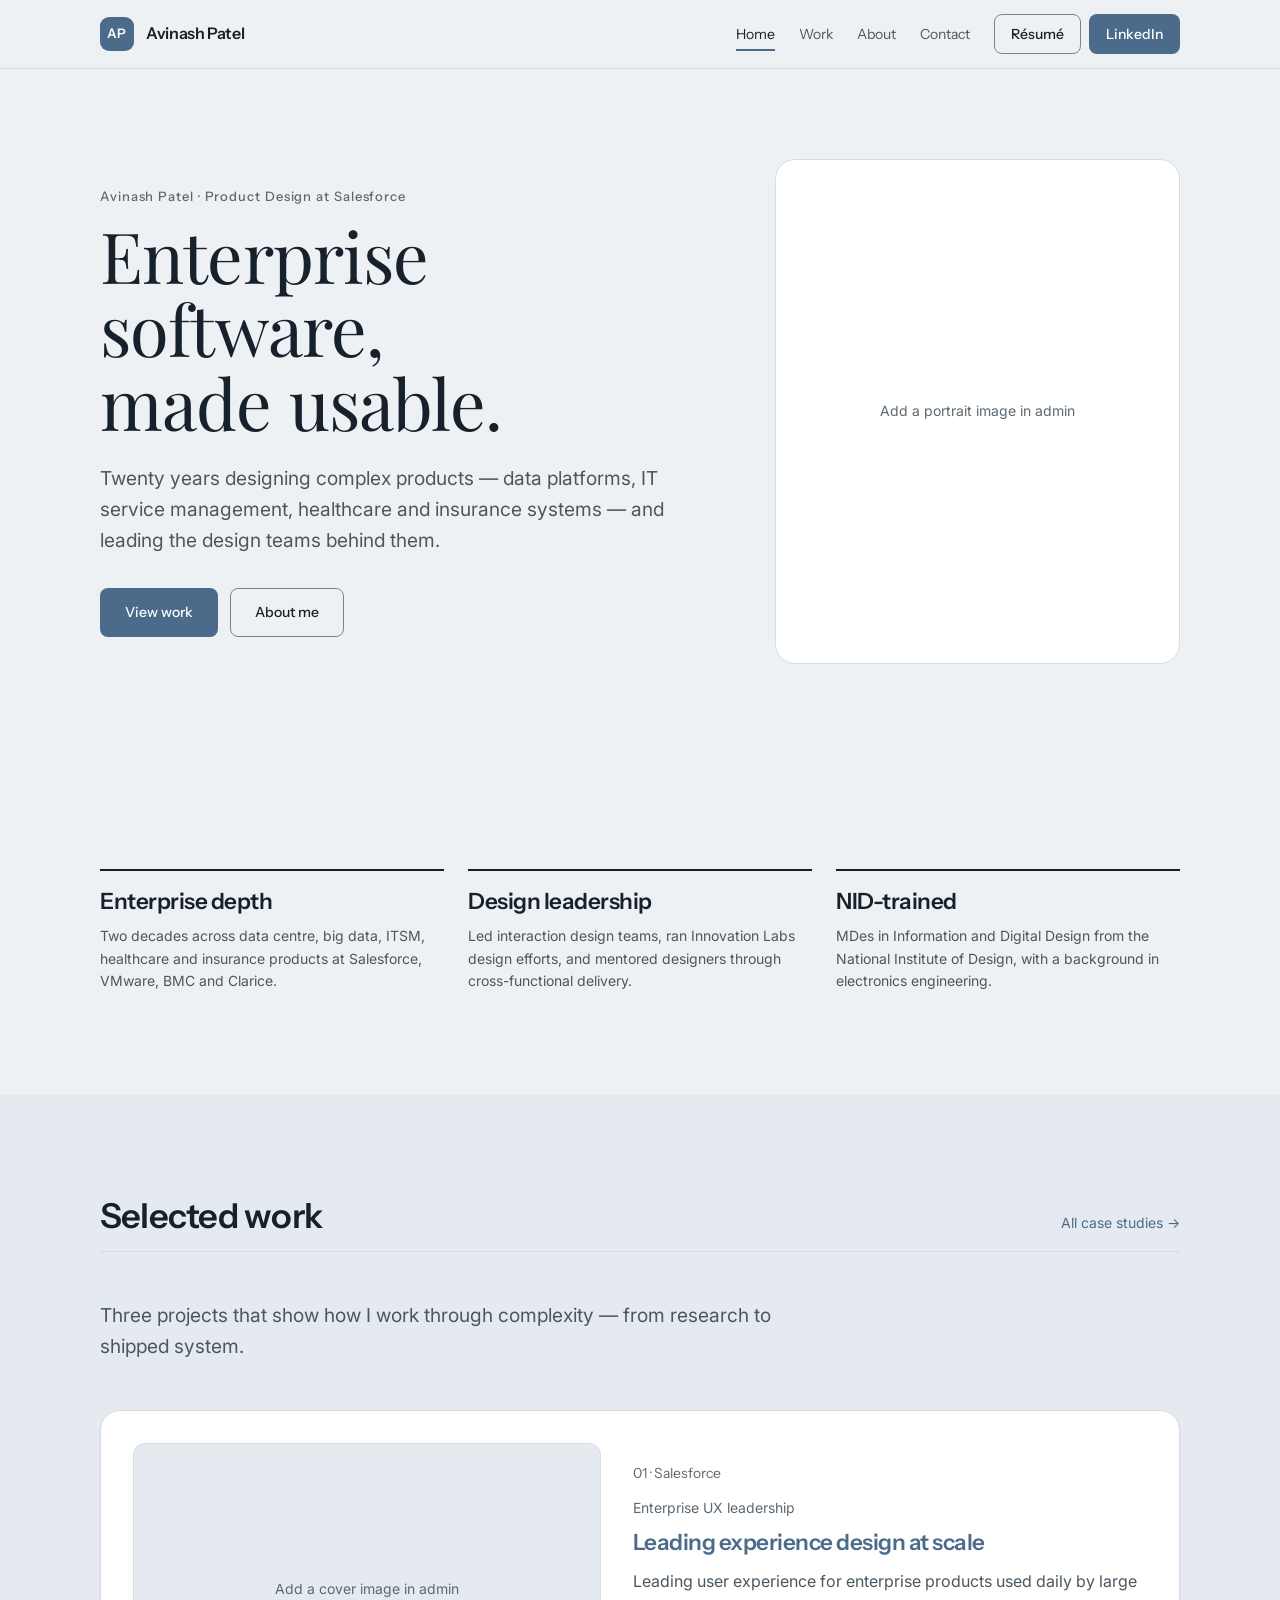
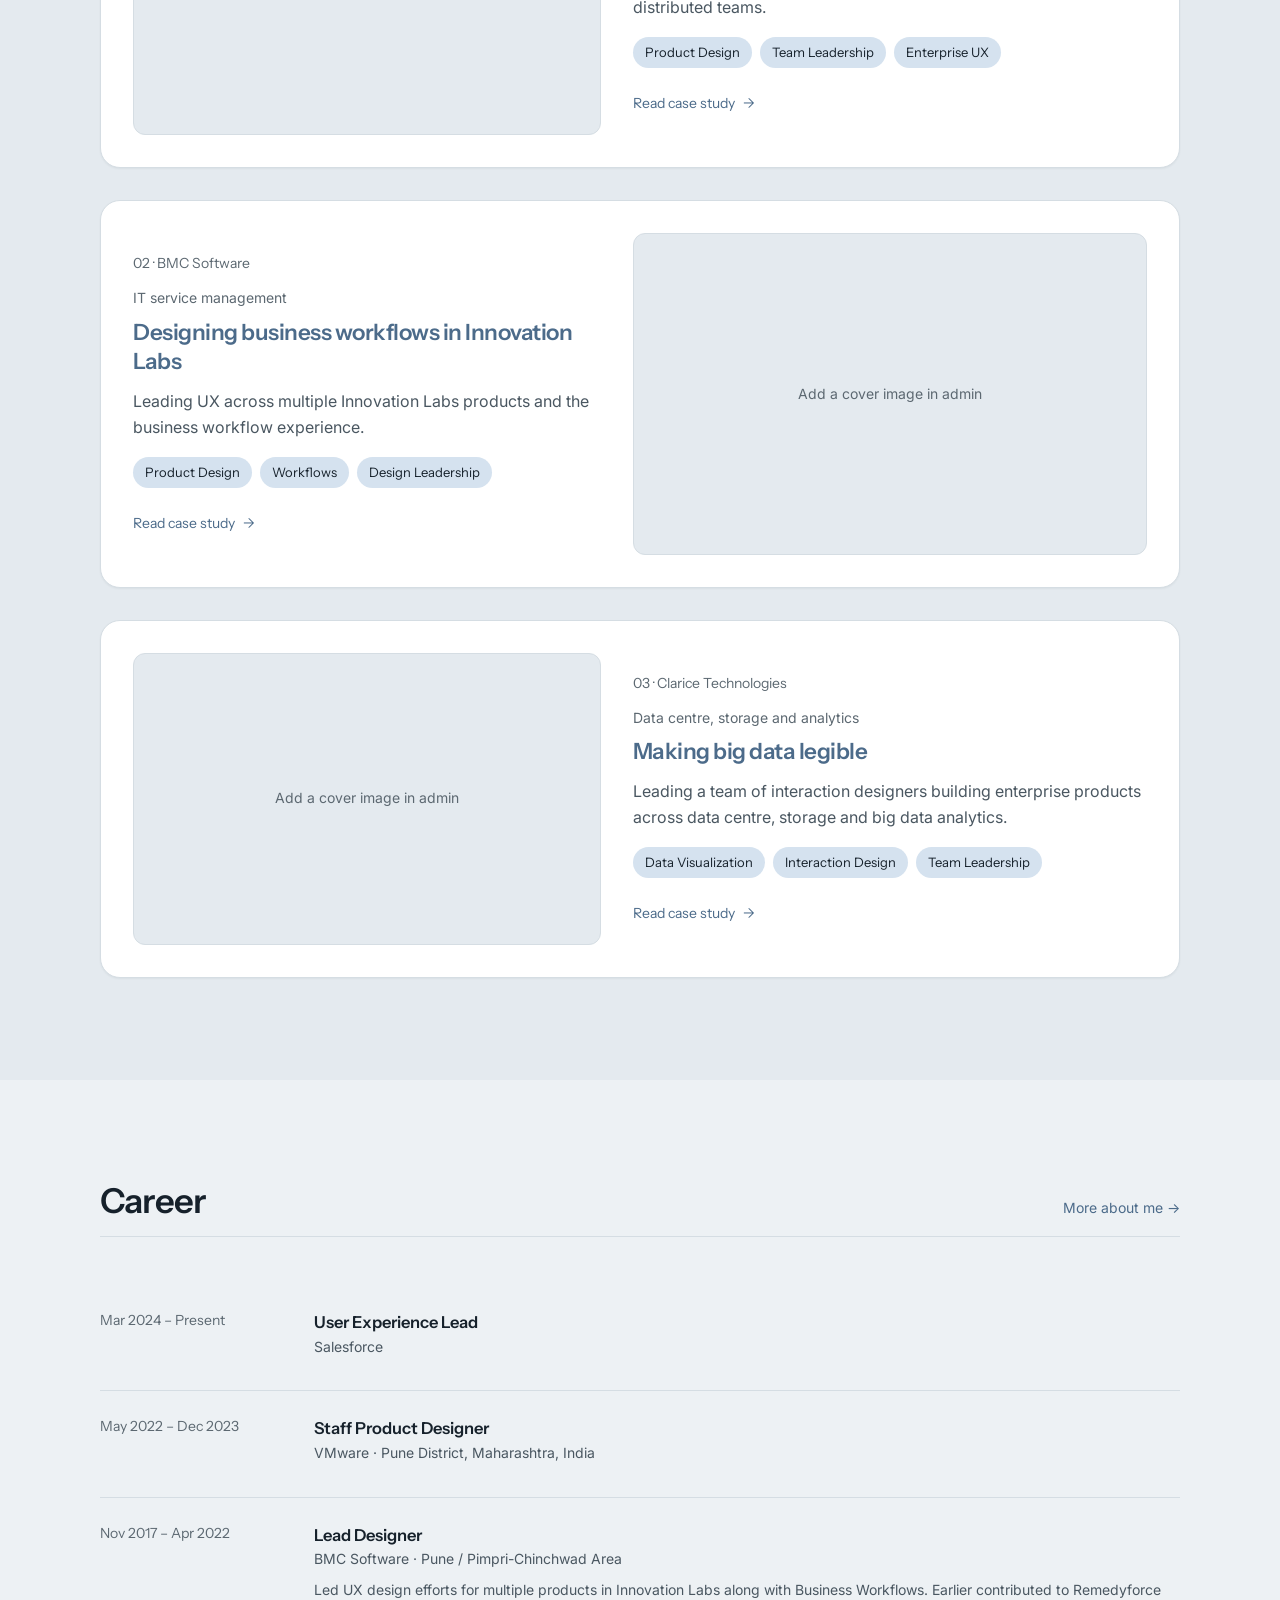
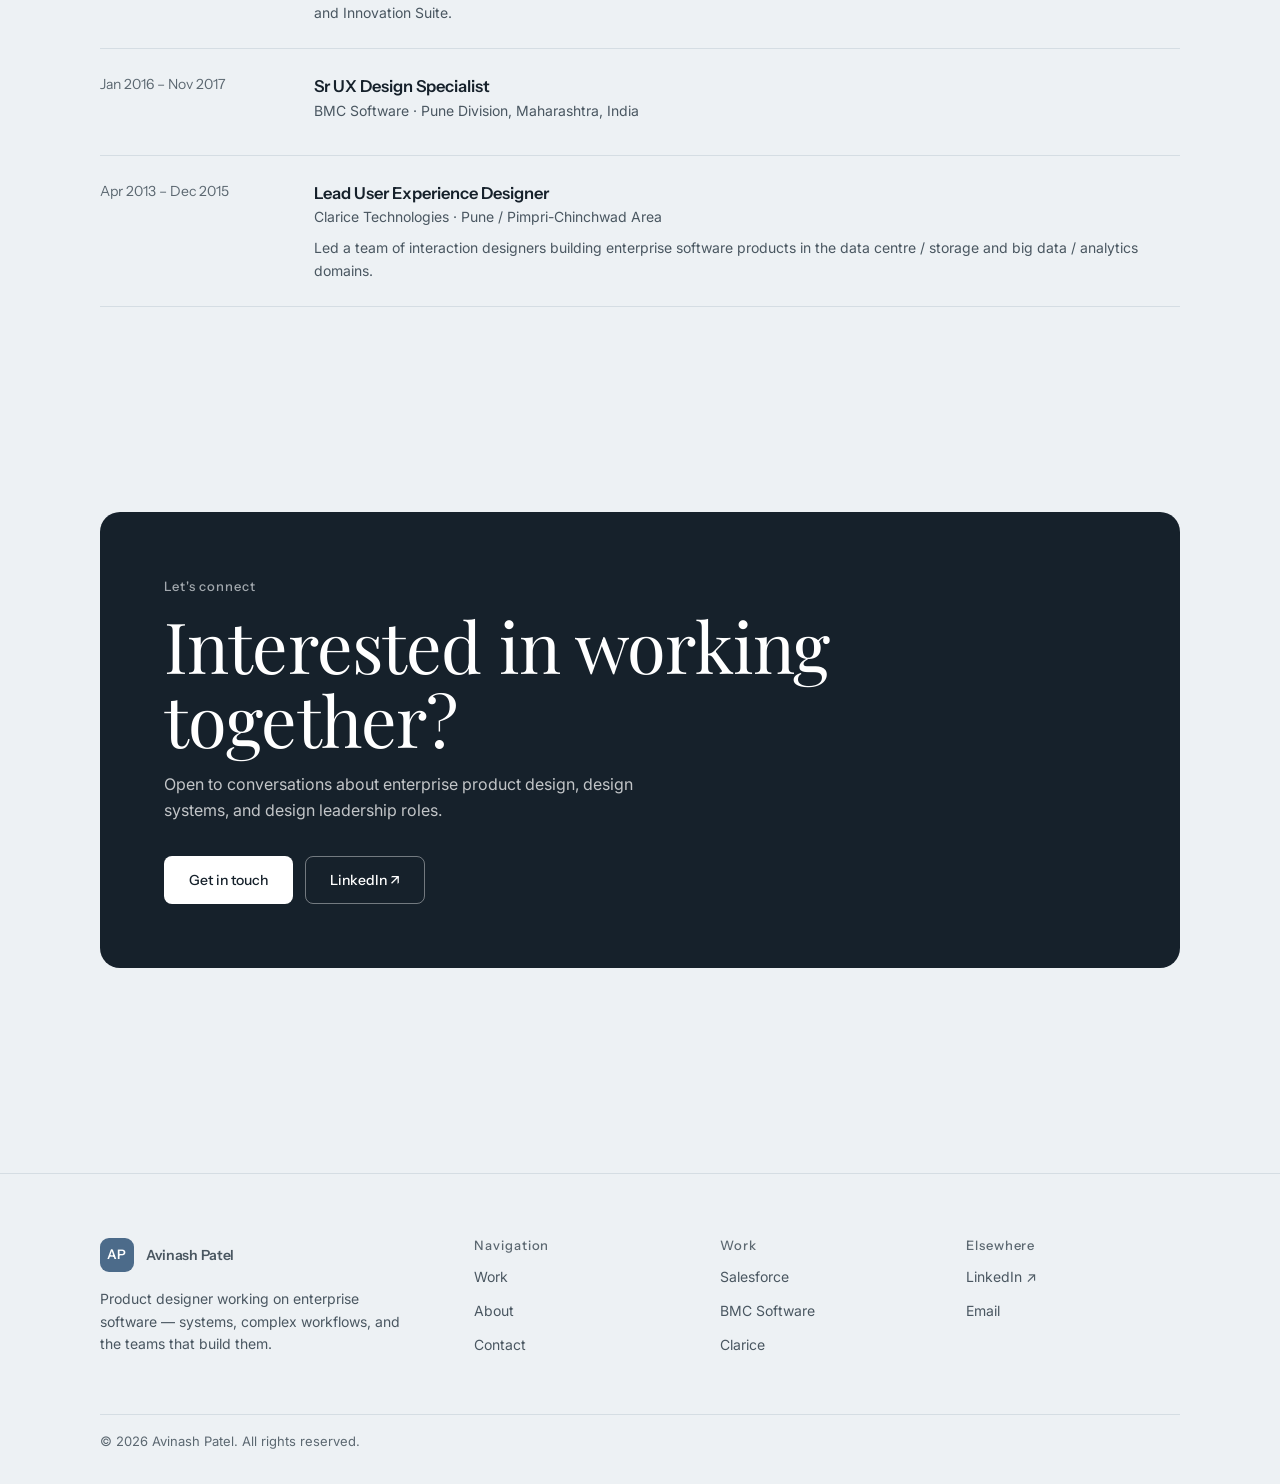
<file: index.html>
<!doctype html>
<html lang="en" data-theme="light">
<head>
<meta charset="utf-8">
<meta name="viewport" content="width=device-width, initial-scale=1">
<title>Avinash Patel | Product Designer</title>
<meta name="description" content="Enterprise product designer with 20 years across Salesforce, VMware, BMC and Clarice. Based in Pune, India.">
<meta name="theme-color" content="#EDF1F4">
<meta property="og:title" content="Avinash Patel | Product Designer">
<meta property="og:description" content="Enterprise product designer with 20 years across Salesforce, VMware, BMC and Clarice. Based in Pune, India.">
<meta property="og:type" content="website">
<link rel="icon" href="images/favicon.svg" type="image/svg+xml">
<link rel="preconnect" href="https://fonts.googleapis.com">
<link rel="preconnect" href="https://fonts.gstatic.com" crossorigin>
<link rel="stylesheet" href="css/theme.css">
<link rel="stylesheet" href="css/site.css">
</head>
<body data-page="home">
<div id="siteHeader"></div>
<main id="main"></main>
<div id="siteFooter"></div>
<script src="js/content.js"></script>
<script src="js/app.js"></script>
</body>
</html>
</file>
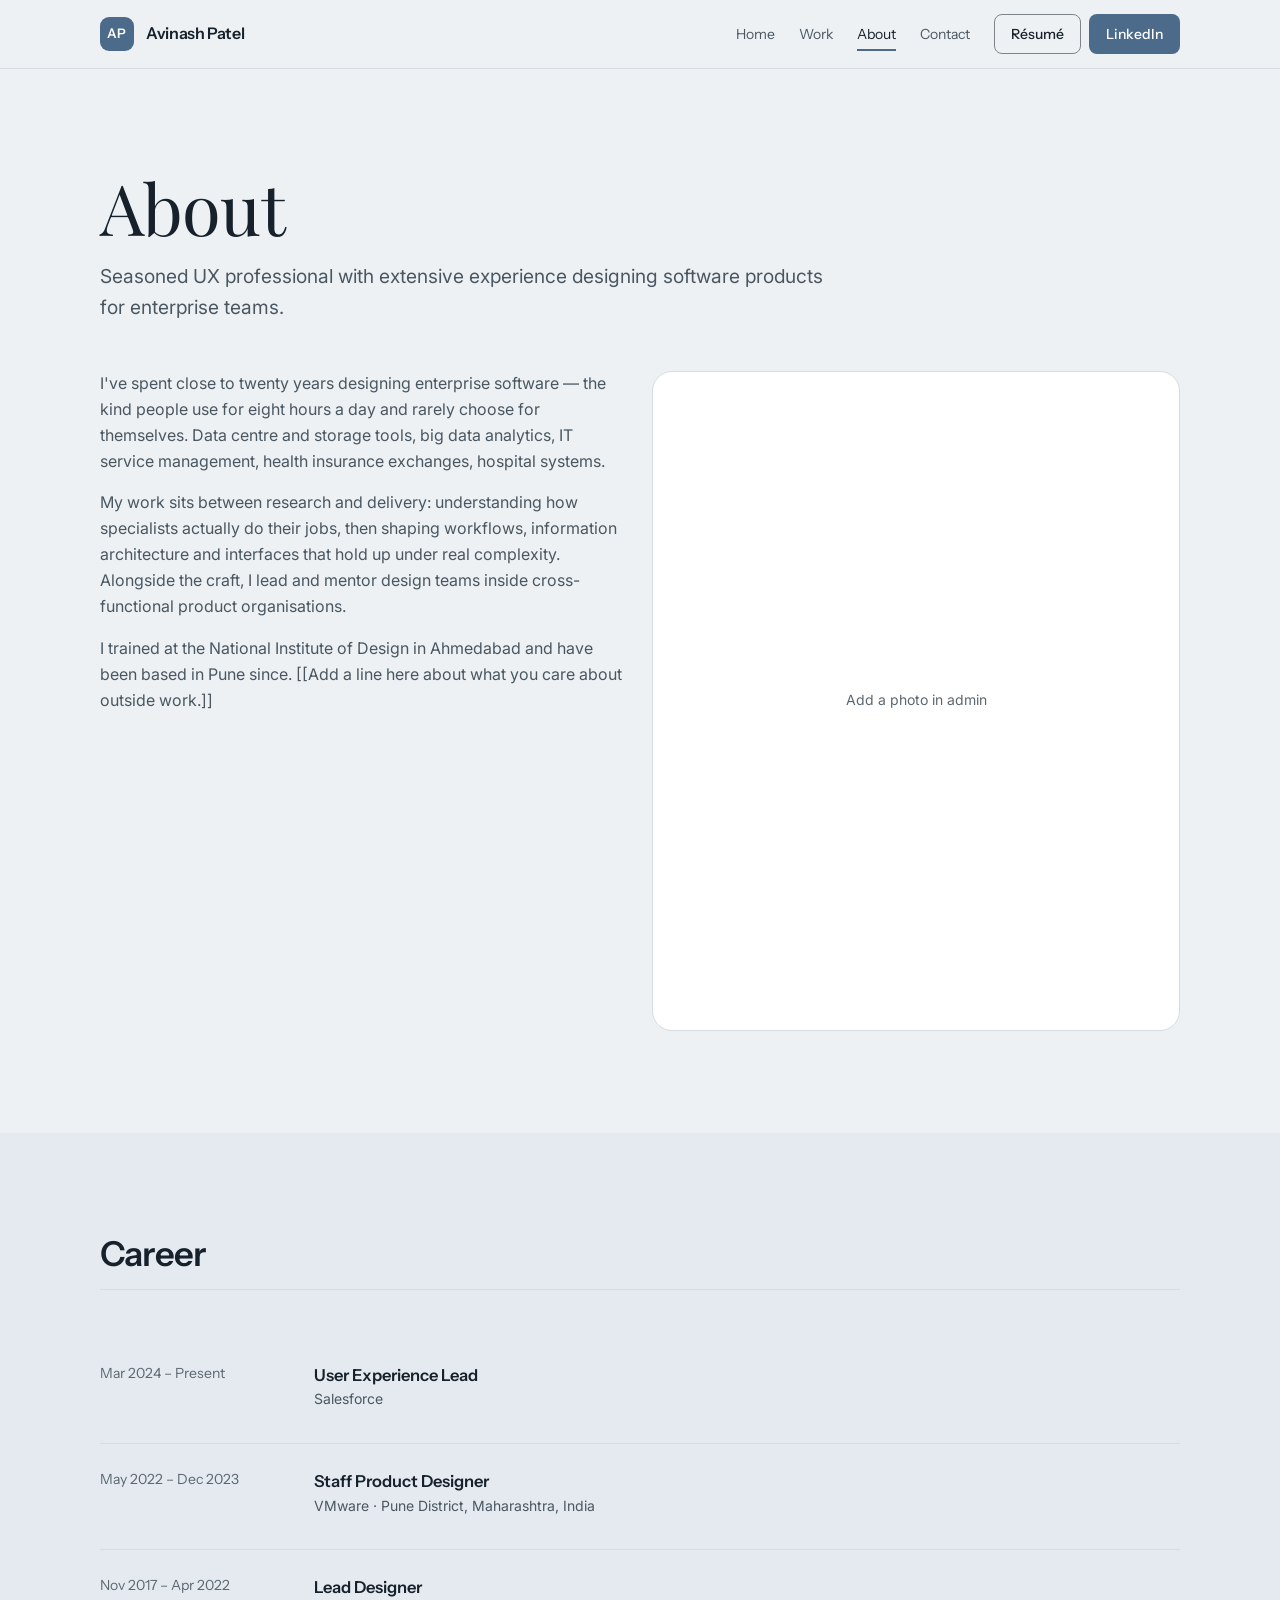
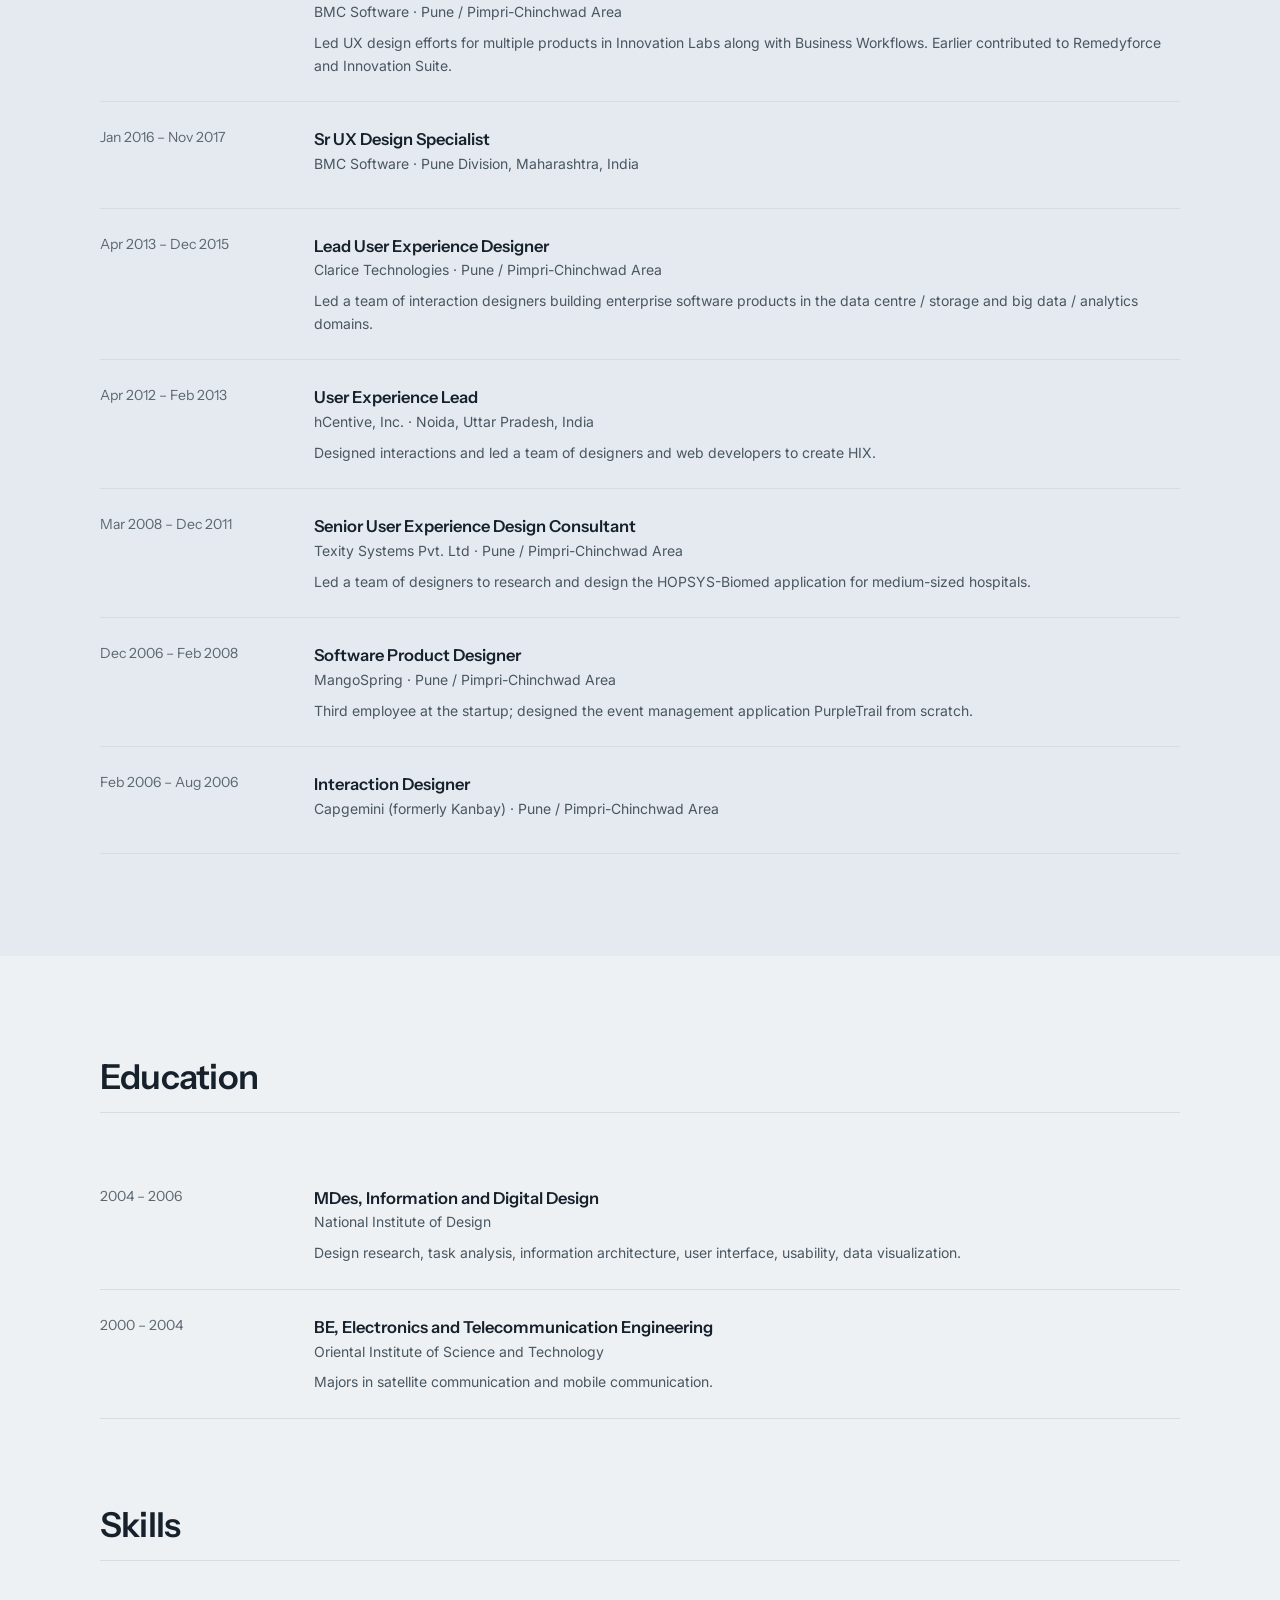
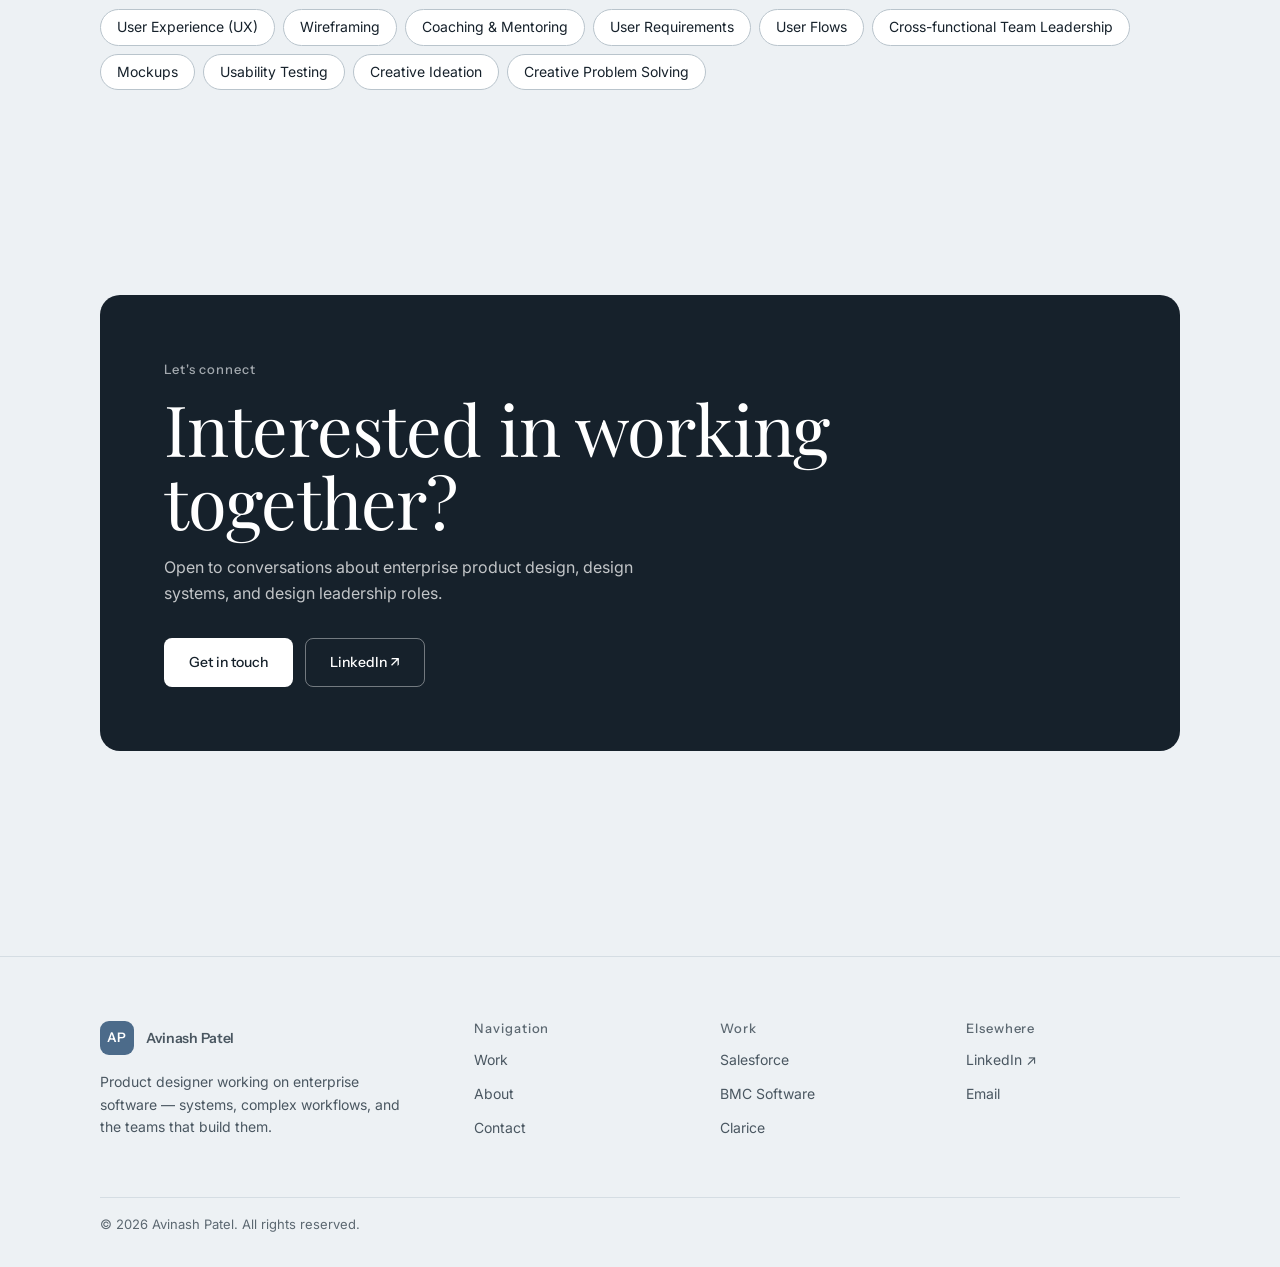
<file: about.html>
<!doctype html>
<html lang="en" data-theme="light">
<head>
<meta charset="utf-8">
<meta name="viewport" content="width=device-width, initial-scale=1">
<title>About | Avinash Patel</title>
<meta name="description" content="Twenty years designing enterprise software and leading design teams.">
<meta name="theme-color" content="#EDF1F4">
<meta property="og:title" content="About | Avinash Patel">
<meta property="og:description" content="Twenty years designing enterprise software and leading design teams.">
<meta property="og:type" content="website">
<link rel="icon" href="images/favicon.svg" type="image/svg+xml">
<link rel="preconnect" href="https://fonts.googleapis.com">
<link rel="preconnect" href="https://fonts.gstatic.com" crossorigin>
<link rel="stylesheet" href="css/theme.css">
<link rel="stylesheet" href="css/site.css">
</head>
<body data-page="about">
<div id="siteHeader"></div>
<main id="main"></main>
<div id="siteFooter"></div>
<script src="js/content.js"></script>
<script src="js/app.js"></script>
</body>
</html>
</file>
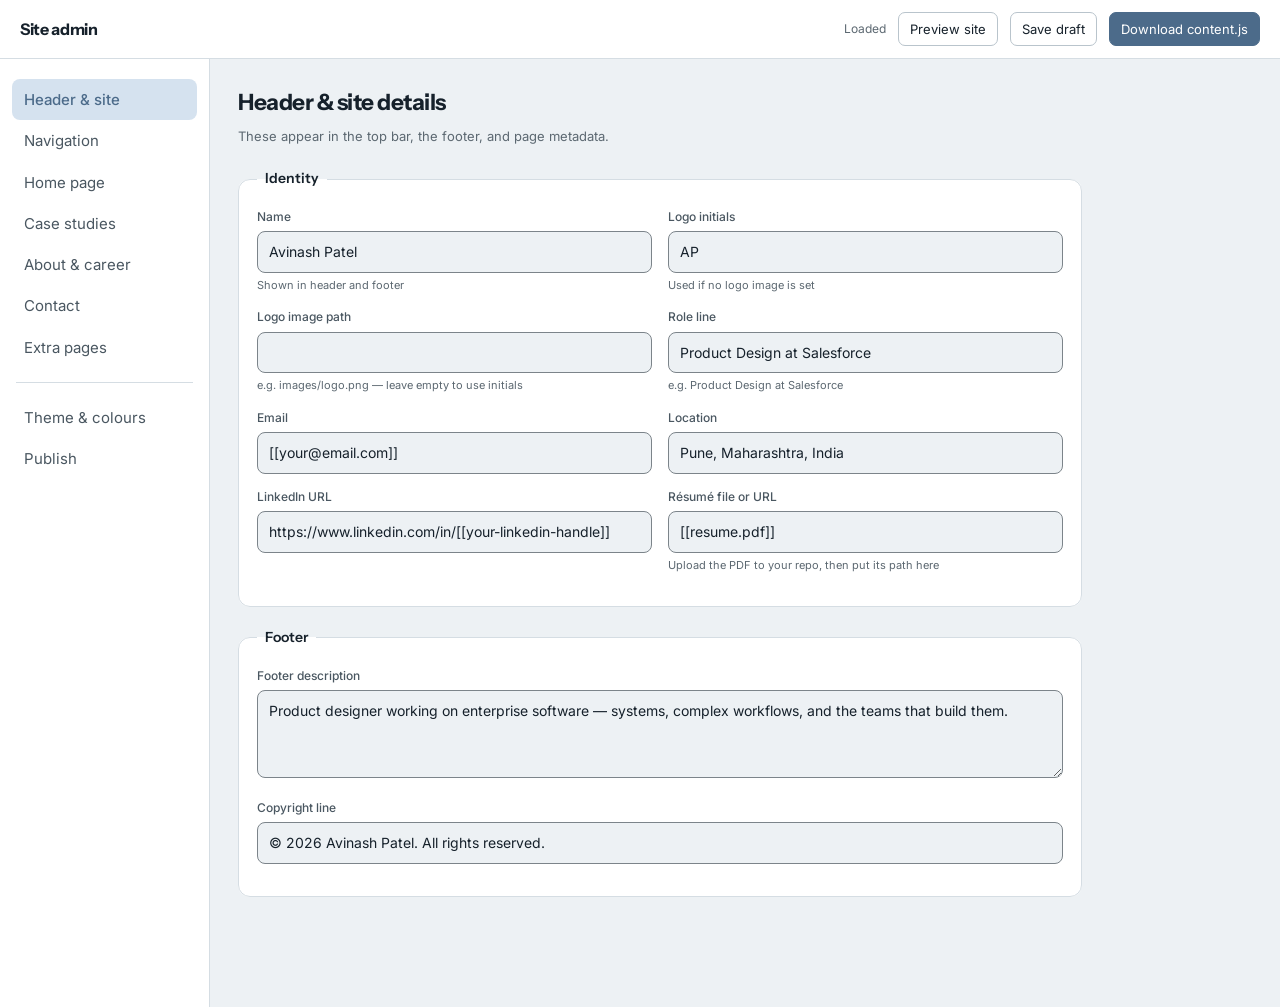
<file: admin.html>
<!doctype html>
<html lang="en">
<head>
<meta charset="utf-8">
<meta name="viewport" content="width=device-width, initial-scale=1">
<title>Site admin</title>
<meta name="robots" content="noindex, nofollow">
<link rel="preconnect" href="https://fonts.googleapis.com">
<link rel="preconnect" href="https://fonts.gstatic.com" crossorigin>
<link rel="stylesheet" href="css/theme.css">
<style>
  *,*::before,*::after{box-sizing:border-box}
  body{margin:0;background:var(--c-bg);color:var(--c-ink);font-family:var(--font-body);font-size:15px;line-height:1.55}
  h1,h2,h3{font-family:var(--font-display);letter-spacing:var(--tracking-tight);margin:0}
  a{color:var(--c-accent)}

  .bar{position:sticky;top:0;z-index:20;background:var(--c-surface);border-bottom:1px solid var(--c-line);
       display:flex;align-items:center;gap:12px;padding:12px 20px;flex-wrap:wrap}
  .bar h1{font-size:16px;margin-right:auto}
  .bar .chip{font-size:12px;color:var(--c-ink-faint)}

  .layout{display:grid;grid-template-columns:210px minmax(0,1fr);gap:0;min-height:calc(100vh - 57px)}
  .side{border-right:1px solid var(--c-line);padding:20px 12px;background:var(--c-surface)}
  .side button{display:block;width:100%;text-align:left;background:none;border:0;border-radius:8px;
       padding:9px 12px;font:inherit;color:var(--c-ink-soft);cursor:pointer}
  .side button:hover{background:var(--c-bg)}
  .side button.on{background:var(--c-accent-tint);color:var(--c-accent);font-weight:500}
  .side hr{border:0;border-top:1px solid var(--c-line);margin:14px 4px}

  .pane{padding:26px 28px 90px;max-width:900px}
  .pane > p.hint{color:var(--c-ink-faint);font-size:13px;margin:6px 0 22px}

  fieldset{border:1px solid var(--c-line);border-radius:12px;padding:18px;margin:0 0 20px;background:var(--c-surface)}
  legend{font-family:var(--font-display);font-weight:600;padding:0 8px;font-size:14px}

  label.fld{display:block;margin-bottom:14px}
  label.fld > span{display:block;font-size:12px;font-weight:500;color:var(--c-ink-soft);margin-bottom:5px}
  label.fld > em{display:block;font-size:11px;color:var(--c-ink-faint);font-style:normal;margin-top:4px}
  input[type=text],input[type=url],input[type=email],textarea,select{
    width:100%;padding:9px 11px;border:1px solid var(--c-border-ui);border-radius:8px;
    font:inherit;font-size:14px;background:var(--c-bg);color:var(--c-ink)}
  textarea{min-height:88px;resize:vertical;line-height:1.5}
  input:focus,textarea:focus,select:focus{outline:2px solid var(--c-accent);outline-offset:1px;border-color:transparent}

  .cols2{display:grid;grid-template-columns:1fr 1fr;gap:0 16px}
  @media(max-width:760px){.cols2{grid-template-columns:1fr}.layout{grid-template-columns:1fr}
    .side{border-right:0;border-bottom:1px solid var(--c-line);display:flex;flex-wrap:wrap;gap:4px}
    .side button{width:auto}.side hr{display:none}.pane{padding:20px 16px 80px}}

  .item{border:1px solid var(--c-line);border-radius:10px;padding:14px;margin-bottom:12px;background:var(--c-bg)}
  .item__bar{display:flex;align-items:center;gap:6px;margin-bottom:10px}
  .item__bar strong{font-family:var(--font-display);font-size:13px;margin-right:auto}

  button.b{background:var(--c-surface);border:1px solid var(--c-line-strong);border-radius:7px;
    padding:6px 11px;font:inherit;font-size:13px;cursor:pointer;color:var(--c-ink)}
  button.b:hover{border-color:var(--c-ink)}
  button.b.pri{background:var(--c-accent);border-color:var(--c-accent);color:#fff}
  button.b.pri:hover{background:var(--c-accent-hover)}
  button.b.del{color:#9B2C2C;border-color:#E2C1C1}
  button.b.tiny{padding:3px 8px;font-size:12px}

  .row-actions{display:flex;gap:8px;flex-wrap:wrap;margin-top:6px}
  .swatch{display:flex;align-items:center;gap:8px}
  .swatch input[type=color]{width:38px;height:34px;padding:0;border:1px solid var(--c-line-strong);border-radius:7px;background:none;cursor:pointer}
  .swatch input[type=text]{flex:1}

  .note{border:1px dashed var(--c-line-strong);border-radius:10px;padding:14px;font-size:13px;color:var(--c-ink-soft);margin-bottom:18px;background:var(--c-surface)}
  .note code{background:var(--c-accent-tint);padding:1px 5px;border-radius:4px;font-size:12px}
  ol.steps{padding-left:20px;margin:8px 0 0}
  ol.steps li{margin-bottom:6px}
  #toast{position:fixed;left:50%;bottom:24px;transform:translateX(-50%) translateY(20px);opacity:0;
    background:var(--c-ink);color:#fff;padding:10px 18px;border-radius:999px;font-size:14px;
    transition:.25s;pointer-events:none;z-index:50}
  #toast.on{opacity:1;transform:translateX(-50%) translateY(0)}
</style>
</head>
<body>

<div class="bar">
  <h1>Site admin</h1>
  <span class="chip" id="status">Loaded</span>
  <button class="b" id="btnPreview">Preview site</button>
  <button class="b" id="btnDraft">Save draft</button>
  <button class="b pri" id="btnExport">Download content.js</button>
</div>

<div class="layout">
  <nav class="side" id="tabs"></nav>
  <div class="pane" id="pane"></div>
</div>

<div id="toast"></div>

<script src="js/content.js"></script>
<script>
(function () {
"use strict";

/* ---------------- state ---------------- */
var DEFAULTS = JSON.parse(JSON.stringify(window.SITE_CONTENT || {}));
var D = JSON.parse(JSON.stringify(DEFAULTS));
var DRAFT_KEY = "portfolio_admin_draft";
var PREVIEW_KEY = "portfolio_admin_preview";

try {
  var saved = localStorage.getItem(DRAFT_KEY);
  if (saved && confirm("A saved draft was found. Load it?\n\nCancel = start from the published content.js")) {
    D = JSON.parse(saved);
    setStatus("Draft loaded");
  }
} catch (e) {}

var THEME = {
  "--c-bg": "#EDF1F4", "--c-surface": "#FFFFFF", "--c-surface-alt": "#E4EAEF",
  "--c-ink": "#16212B", "--c-ink-soft": "#4A5761", "--c-ink-faint": "#5C6871",
  "--c-accent": "#4C6B8A", "--c-accent-hover": "#38536F", "--c-accent-tint": "#D5E2EF",
  "--c-line": "#D5DDE3", "--c-line-strong": "#B9C4CC", "--c-border-ui": "#7C848A", "--c-focus": "#C2551F"
};
var THEME_TEXT = {
  fontImport: "https://fonts.googleapis.com/css2?family=Instrument+Sans:wght@400;500;600&family=Inter:wght@400;500&family=Source+Serif+4:opsz,wght@8..60,400..600&display=swap",
  fontTitle: "'Source Serif 4', Georgia, 'Times New Roman', serif",
  fontDisplay: "'Instrument Sans', 'Helvetica Neue', Arial, sans-serif",
  fontBody: "'Inter', 'Helvetica Neue', Arial, sans-serif",
  wPage: "1160px", wNarrow: "700px", radius: "12px", radiusLg: "20px",
  radiusBtn: "8px", radiusChip: "999px"
};
try {
  var th = localStorage.getItem(DRAFT_KEY + "_theme");
  if (th) { var o = JSON.parse(th); Object.assign(THEME, o.vars || {}); Object.assign(THEME_TEXT, o.text || {}); }
} catch (e) {}

/* ---------------- path helpers ---------------- */
function get(p) {
  return p.split(".").reduce(function (o, k) {
    if (o == null) return undefined;
    return /^\d+$/.test(k) ? o[+k] : o[k];
  }, D);
}
function set(p, v) {
  var ks = p.split("."), last = ks.pop();
  var o = ks.reduce(function (a, k) { return /^\d+$/.test(k) ? a[+k] : a[k]; }, D);
  if (o) o[/^\d+$/.test(last) ? +last : last] = v;
}
function esc(s) {
  return String(s == null ? "" : s).replace(/&/g,"&amp;").replace(/</g,"&lt;")
    .replace(/>/g,"&gt;").replace(/"/g,"&quot;");
}
function arr(p) { var a = get(p); if (!Array.isArray(a)) { set(p, []); a = get(p); } return a; }

/* ---------------- field builders ---------------- */
function F(path, label, hint, type) {
  var v = get(path);
  var input = (type === "area")
    ? '<textarea data-path="' + path + '">' + esc(v) + "</textarea>"
    : '<input type="text" data-path="' + path + '" value="' + esc(v) + '">';
  return '<label class="fld"><span>' + esc(label) + "</span>" + input +
    (hint ? "<em>" + esc(hint) + "</em>" : "") + "</label>";
}
function FA(path, label, hint) { return F(path, label, hint, "area"); }

function FSel(path, label, options, hint) {
  var v = get(path);
  return '<label class="fld"><span>' + esc(label) + '</span><select data-path="' + path + '">' +
    options.map(function (o) {
      return '<option value="' + esc(o) + '"' + (o === v ? " selected" : "") + ">" + esc(o) + "</option>";
    }).join("") + "</select>" + (hint ? "<em>" + esc(hint) + "</em>" : "") + "</label>";
}

/* paragraph array (array of strings) */
function FLines(path, label, hint) {
  var v = (get(path) || []).join("\n\n");
  return '<label class="fld"><span>' + esc(label) + '</span><textarea data-lines="' + path +
    '" style="min-height:150px">' + esc(v) + "</textarea>" +
    "<em>" + esc(hint || "One paragraph per block, separated by a blank line.") + "</em></label>";
}
/* comma list (array of strings on one line) */
function FCsv(path, label, hint) {
  var v = (get(path) || []).join(", ");
  return '<label class="fld"><span>' + esc(label) + '</span><input type="text" data-csv="' + path +
    '" value="' + esc(v) + '">' + "<em>" + esc(hint || "Separate with commas.") + "</em></label>";
}

/* generic array editor. fields = [[key,label,hint,type]] */
function List(path, title, fields, blank, opts) {
  opts = opts || {};
  var items = arr(path);
  var html = "<fieldset><legend>" + esc(title) + "</legend>";
  if (opts.hint) html += '<p class="hint" style="margin-top:0;font-size:12px;color:var(--c-ink-faint)">' + esc(opts.hint) + "</p>";
  if (!items.length) html += '<p style="font-size:13px;color:var(--c-ink-faint)">Nothing here yet.</p>';

  items.forEach(function (it, i) {
    var label = opts.label ? opts.label(it, i) : ((it.label || it.title || it.role || it.name || "Item") + "");
    html += '<div class="item"><div class="item__bar"><strong>' + esc(label) + "</strong>" +
      '<button class="b tiny" data-act="up" data-list="' + path + '" data-i="' + i + '">↑</button>' +
      '<button class="b tiny" data-act="down" data-list="' + path + '" data-i="' + i + '">↓</button>' +
      '<button class="b tiny del" data-act="del" data-list="' + path + '" data-i="' + i + '">Delete</button></div>' +
      '<div class="cols2">';
    fields.forEach(function (f) {
      var p = path + "." + i + "." + f[0];
      html += (f[3] === "area")
        ? '<div style="grid-column:1/-1">' + FA(p, f[1], f[2]) + "</div>"
        : F(p, f[1], f[2]);
    });
    html += "</div></div>";
  });

  html += '<button class="b" data-act="add" data-list="' + path + '" data-blank="' +
    esc(JSON.stringify(blank)) + '">+ Add ' + esc(opts.noun || "item") + "</button></fieldset>";
  return html;
}

/* ---------------- tabs ---------------- */
var TABS = [
  ["site",    "Header & site"],
  ["nav",     "Navigation"],
  ["home",    "Home page"],
  ["cases",   "Case studies"],
  ["about",   "About & career"],
  ["contact", "Contact"],
  ["pages",   "Extra pages"],
  ["theme",   "Theme & colours"],
  ["export",  "Publish"]
];
var current = "site";

var views = {};

views.site = function () {
  return "<h2>Header &amp; site details</h2>" +
    '<p class="hint">These appear in the top bar, the footer, and page metadata.</p>' +
    "<fieldset><legend>Identity</legend><div class=\"cols2\">" +
      F("site.name", "Name", "Shown in header and footer") +
      F("site.initials", "Logo initials", "Used if no logo image is set") +
      F("site.logoImage", "Logo image path", "e.g. images/logo.png — leave empty to use initials") +
      F("site.role", "Role line", "e.g. Product Design at Salesforce") +
      F("site.email", "Email") +
      F("site.location", "Location") +
      F("site.linkedin", "LinkedIn URL") +
      F("site.resumeUrl", "Résumé file or URL", "Upload the PDF to your repo, then put its path here") +
    "</div></fieldset>" +
    "<fieldset><legend>Footer</legend>" +
      FA("site.footerBlurb", "Footer description") +
      F("site.copyright", "Copyright line") +
    "</fieldset>";
};

views.nav = function () {
  var out = "<h2>Navigation</h2>" +
    '<p class="hint">Menu links, header buttons, and the three footer columns.</p>' +
    '<div class="note">Link targets: use <code>index.html</code>, <code>work.html</code>, ' +
    '<code>about.html</code>, <code>contact.html</code>, a case study like ' +
    '<code>case.html?id=salesforce-ux</code>, an extra page like <code>page.html?id=writing</code>, ' +
    "or a full <code>https://</code> address.</div>";

  out += List("nav", "Menu links", [["label","Label"],["href","Link target"]],
    { label: "New link", href: "index.html" }, { noun: "menu link" });

  out += List("navButtons", "Header buttons", [["label","Label"],["href","Link target"],["style","Style (primary or ghost)"]],
    { label: "New button", href: "#", style: "ghost" }, { noun: "button" });

  arr("footer").forEach(function (col, i) {
    out += List("footer." + i + ".links", "Footer column " + (i + 1) + ": " + (col.title || ""),
      [["label","Label"],["href","Link target"]],
      { label: "New link", href: "#" },
      { noun: "link", hint: "Column heading below." });
    out += "<fieldset style=\"margin-top:-12px\">" + F("footer." + i + ".title", "Column heading") + "</fieldset>";
  });
  return out;
};

views.home = function () {
  return "<h2>Home page</h2>" +
    "<fieldset><legend>Hero</legend>" +
      F("home.eyebrow", "Small line above the headline") +
      FA("home.headline", "Headline") +
      FA("home.intro", "Intro paragraph") +
      '<div class="cols2">' +
        F("home.portrait.src", "Portrait image path", "e.g. images/portrait.jpg") +
        F("home.portrait.alt", "Image alt text", "Describe the image for screen readers") +
      "</div></fieldset>" +
    List("home.buttons", "Hero buttons", [["label","Label"],["href","Link target"],["style","primary or ghost"]],
      { label: "New button", href: "#", style: "ghost" }, { noun: "button" }) +
    List("home.facts", "Three highlight cards",
      [["title","Title"],["text","Description","","area"]],
      { title: "New highlight", text: "" }, { noun: "highlight", label: function (i) { return i.title; } }) +
    "<fieldset><legend>Selected work section</legend>" +
      F("home.workHeading", "Section heading") +
      FA("home.workIntro", "Section intro") +
    "</fieldset>" +
    "<fieldset><legend>Closing call to action</legend>" +
      F("home.ctaEyebrow", "Small line") +
      F("home.ctaTitle", "Heading") +
      FA("home.ctaText", "Text") +
    "</fieldset>" +
    List("home.ctaButtons", "Call-to-action buttons", [["label","Label"],["href","Link target"],["style","primary or ghost"]],
      { label: "New button", href: "#", style: "ghost" }, { noun: "button" });
};

/* ----- case studies ----- */
var openCase = 0;
views.cases = function () {
  var cases = arr("cases");
  var out = "<h2>Case studies</h2>" +
    '<p class="hint">Each case study gets its own page at case.html?id=…</p>' +
    '<div class="note">Add images by uploading files to the <code>images</code> folder in your repo, ' +
    "then typing the path (e.g. <code>images/salesforce-hero.png</code>) into the image field.</div>";

  out += '<fieldset><legend>All case studies</legend>';
  cases.forEach(function (c, i) {
    out += '<div class="item"><div class="item__bar"><strong>' + esc(c.title || c.id) + "</strong>" +
      '<button class="b tiny" data-act="up" data-list="cases" data-i="' + i + '">↑</button>' +
      '<button class="b tiny" data-act="down" data-list="cases" data-i="' + i + '">↓</button>' +
      '<button class="b tiny' + (openCase === i ? " pri" : "") + '" data-act="opencase" data-i="' + i + '">' +
        (openCase === i ? "Editing" : "Edit") + "</button>" +
      '<button class="b tiny del" data-act="del" data-list="cases" data-i="' + i + '">Delete</button></div></div>';
  });
  out += '<button class="b" data-act="add" data-list="cases" data-blank="' + esc(JSON.stringify({
    id: "new-case-" + Date.now().toString(36), title: "New case study", client: "Company",
    subtitle: "", summary: "", tags: [], cover: { src: "", alt: "" },
    meta: [{ label: "Role", value: "" }, { label: "Company", value: "" },
           { label: "Scope", value: "" }, { label: "Duration", value: "" }],
    blocks: [{ type: "text", eyebrow: "Context", heading: "Heading", body: "Write here." }]
  })) + '">+ Add case study</button></fieldset>';

  var c = cases[openCase];
  if (!c) return out;
  var P = "cases." + openCase;

  out += "<h2 style=\"margin-top:34px\">Editing: " + esc(c.title) + "</h2>" +
    "<fieldset><legend>Basics</legend><div class=\"cols2\">" +
      F(P + ".id", "Page id", "Used in the URL. Lowercase, dashes only.") +
      F(P + ".client", "Company / client") +
      F(P + ".subtitle", "Short label", "e.g. Enterprise UX leadership") +
      F(P + ".cover.src", "Cover image path") +
      F(P + ".cover.alt", "Cover image alt text") +
    "</div>" +
      FA(P + ".title", "Case study title") +
      FA(P + ".summary", "One-line summary") +
      FCsv(P + ".tags", "Tags") +
    "</fieldset>" +
    List(P + ".meta", "Fact strip (role, scope, duration…)",
      [["label","Label"],["value","Value"]], { label: "Label", value: "Value" }, { noun: "fact" });

  /* blocks */
  out += "<fieldset><legend>Page content blocks</legend>";
  (c.blocks || []).forEach(function (b, i) {
    var BP = P + ".blocks." + i;
    out += '<div class="item"><div class="item__bar"><strong>' + esc(b.type) + " block</strong>" +
      '<button class="b tiny" data-act="up" data-list="' + P + '.blocks" data-i="' + i + '">↑</button>' +
      '<button class="b tiny" data-act="down" data-list="' + P + '.blocks" data-i="' + i + '">↓</button>' +
      '<button class="b tiny del" data-act="del" data-list="' + P + '.blocks" data-i="' + i + '">Delete</button></div>';

    if (b.type === "text") {
      out += '<div class="cols2">' + F(BP + ".eyebrow", "Small label") + F(BP + ".heading", "Heading") + "</div>" +
             FA(BP + ".body", "Text");
    } else if (b.type === "list") {
      out += '<div class="cols2">' + F(BP + ".eyebrow", "Small label") + F(BP + ".heading", "Heading") + "</div>" +
             FLines(BP + ".items", "List items", "One bullet per line.");
    } else if (b.type === "stats") {
      out += '<div class="cols2">' + F(BP + ".eyebrow", "Small label") + F(BP + ".heading", "Heading") + "</div>" +
             List(BP + ".items", "Numbers", [["num","Big number"],["label","Label"]],
               { num: "00", label: "Metric" }, { noun: "number", label: function (x) { return x.num; } });
    } else if (b.type === "quote") {
      out += FA(BP + ".quote", "Quote") + F(BP + ".cite", "Who said it");
    } else if (b.type === "image") {
      out += '<div class="cols2">' + F(BP + ".src", "Image path") + F(BP + ".alt", "Alt text") + "</div>" +
             F(BP + ".caption", "Caption");
    } else if (b.type === "gallery") {
      out += '<div class="cols2">' + F(BP + ".eyebrow", "Small label") + F(BP + ".heading", "Heading") + "</div>" +
             List(BP + ".items", "Images", [["src","Image path"],["alt","Alt text"],["caption","Caption"]],
               { src: "", alt: "", caption: "" }, { noun: "image", label: function (x) { return x.src || "Image"; } });
    }
    out += "</div>";
  });

  out += '<div class="row-actions">' +
    ["text","list","stats","quote","image","gallery"].map(function (t) {
      return '<button class="b" data-act="addblock" data-i="' + openCase + '" data-type="' + t + '">+ ' + t + "</button>";
    }).join("") + "</div></fieldset>";

  return out;
};

views.about = function () {
  return "<h2>About &amp; career</h2>" +
    "<fieldset><legend>About page</legend>" +
      F("about.title", "Page title") +
      FA("about.intro", "Intro line") +
      FLines("about.body", "Body paragraphs") +
      '<div class="cols2">' + F("about.photo.src", "Photo path") + F("about.photo.alt", "Photo alt text") + "</div>" +
    "</fieldset>" +
    "<fieldset><legend>Skills</legend>" + F("about.skillsTitle", "Heading") +
      FCsv("about.skills", "Skills") + "</fieldset>" +
    "<fieldset><legend>Career section heading</legend>" + F("experienceTitle", "Heading") + "</fieldset>" +
    List("experience", "Career timeline",
      [["when","Dates"],["role","Role"],["org","Company"],["location","Location"],["note","Description","","area"]],
      { when: "", role: "New role", org: "", location: "", note: "" },
      { noun: "role", label: function (e) { return (e.role || "") + " · " + (e.org || ""); } }) +
    "<fieldset><legend>Education heading</legend>" + F("about.educationTitle", "Heading") + "</fieldset>" +
    List("about.education", "Education",
      [["when","Years"],["degree","Degree"],["school","Institution"],["note","Note","","area"]],
      { when: "", degree: "", school: "", note: "" },
      { noun: "entry", label: function (e) { return e.school || "Entry"; } });
};

views.contact = function () {
  var on = (get("contact.form.endpoint") || "").trim() !== "";
  return "<h2>Contact</h2>" +
    "<fieldset><legend>Page</legend>" +
      F("contact.eyebrow", "Small line above the title") +
      F("contact.title", "Title") + FA("contact.intro", "Intro") +
      FA("contact.note", "Small note at the bottom") +
    "</fieldset>" +
    List("contact.links", "Quick link pills", [["label","Label"],["href","Link target"]],
      { label: "New link", href: "#" }, { noun: "pill" }) +
    List("contact.methods", "Ways to reach you",
      [["label","Label"],["value","Shown text"],["href","Link (optional)","mailto:… or https://…"]],
      { label: "Label", value: "", href: "" }, { noun: "method" }) +

    '<div class="note"><strong>Contact form — ' + (on ? "ON" : "OFF") + "</strong>" +
      "<p style=\"margin:8px 0 0\">GitHub Pages can't send email by itself, so the form posts to a free relay " +
      "that forwards messages to your inbox. Leave the endpoint empty and the form is hidden — the page still " +
      "shows your links, which always work.</p>" +
      "<p style=\"margin:8px 0 0\"><strong>Web3Forms</strong> (free, no account): go to web3forms.com, enter " +
      "your email, they send you an access key. Endpoint is <code>https://api.web3forms.com/submit</code> " +
      "and paste the key below.</p>" +
      "<p style=\"margin:8px 0 0\"><strong>Formspree</strong> (free, 50/month, needs an account): create a form, " +
      "paste its endpoint, leave the access key empty.</p></div>" +

    "<fieldset><legend>Contact form</legend>" +
      F("contact.form.endpoint", "Endpoint URL", "Empty = form hidden") +
      F("contact.form.accessKey", "Access key", "Web3Forms only. Leave empty for Formspree.") +
      '<div class="cols2">' +
        F("contact.form.heading", "Form heading") +
        F("contact.form.subject", "Email subject line") +
        F("contact.form.buttonLabel", "Button label") +
        F("contact.form.sendingLabel", "Button label while sending") +
      "</div>" +
      FA("contact.form.successMessage", "Message shown after sending") +
      FA("contact.form.errorMessage", "Message shown if sending fails") +
    "</fieldset>";
};

var openPage = 0;
views.pages = function () {
  var pages = arr("pages");
  var out = "<h2>Extra pages</h2>" +
    '<p class="hint">Pages built from a template. They appear at page.html?id=… — add them to Navigation to link them.</p>' +
    '<div class="note"><strong>Templates</strong><ol class="steps">' +
      "<li><code>text</code> — a title, intro and paragraphs.</li>" +
      "<li><code>links</code> — a list of links with short descriptions (good for writing, talks, resources).</li>" +
      "<li><code>gallery</code> — a grid of images with captions.</li>" +
    "</ol></div>";

  out += "<fieldset><legend>All pages</legend>";
  pages.forEach(function (p, i) {
    out += '<div class="item"><div class="item__bar"><strong>' + esc(p.title) +
      ' <span style="font-weight:400;color:var(--c-ink-faint)">(' + esc(p.template) + ")</span></strong>" +
      '<button class="b tiny" data-act="up" data-list="pages" data-i="' + i + '">↑</button>' +
      '<button class="b tiny" data-act="down" data-list="pages" data-i="' + i + '">↓</button>' +
      '<button class="b tiny' + (openPage === i ? " pri" : "") + '" data-act="openpage" data-i="' + i + '">' +
        (openPage === i ? "Editing" : "Edit") + "</button>" +
      '<button class="b tiny del" data-act="del" data-list="pages" data-i="' + i + '">Delete</button></div></div>';
  });
  out += '<div class="row-actions">' +
    ["text","links","gallery"].map(function (t) {
      return '<button class="b" data-act="addpage" data-type="' + t + '">+ New ' + t + " page</button>";
    }).join("") + "</div></fieldset>";

  var pg = pages[openPage];
  if (!pg) return out;
  var PP = "pages." + openPage;

  out += "<h2 style=\"margin-top:34px\">Editing: " + esc(pg.title) + "</h2>" +
    "<fieldset><legend>Basics</legend><div class=\"cols2\">" +
      F(PP + ".id", "Page id", "Used in the URL: page.html?id=this") +
      FSel(PP + ".template", "Template", ["text","links","gallery"]) +
    "</div>" + F(PP + ".title", "Title") + FA(PP + ".intro", "Intro") + "</fieldset>";

  if (pg.template === "text") {
    out += "<fieldset><legend>Content</legend>" + FLines(PP + ".body", "Paragraphs") + "</fieldset>";
  } else if (pg.template === "links") {
    out += List(PP + ".items", "Links", [["label","Label"],["href","Link target"],["note","Short description"]],
      { label: "New link", href: "#", note: "" }, { noun: "link" });
  } else {
    out += List(PP + ".items", "Images", [["src","Image path"],["alt","Alt text"],["caption","Caption"]],
      { src: "", alt: "", caption: "" }, { noun: "image", label: function (x) { return x.src || "Image"; } });
  }
  return out;
};

views.theme = function () {
  var labels = {
    "--c-bg": "Page background", "--c-surface": "Cards & panels", "--c-surface-alt": "Alternating band",
    "--c-ink": "Headings", "--c-ink-soft": "Body text", "--c-ink-faint": "Captions & meta",
    "--c-accent": "Accent (links, buttons)", "--c-accent-hover": "Accent hover", "--c-accent-tint": "Accent tint (tags)",
    "--c-line": "Borders", "--c-line-strong": "Chip outlines", "--c-border-ui": "Button & input borders", "--c-focus": "Keyboard focus ring"
  };
  var out = "<h2>Theme &amp; colours</h2>" +
    '<p class="hint">Changes preview live on this page. Download theme.css when you are happy and replace the file in your repo.</p>' +
    "<fieldset><legend>Colours</legend>";
  Object.keys(THEME).forEach(function (k) {
    out += '<label class="fld"><span>' + esc(labels[k] || k) + " <code style=\"color:var(--c-ink-faint)\">" + k + "</code></span>" +
      '<span class="swatch"><input type="color" data-theme="' + k + '" value="' + esc(THEME[k]) + '">' +
      '<input type="text" data-themetext="' + k + '" value="' + esc(THEME[k]) + '"></span></label>';
  });
  out += "</fieldset><fieldset><legend>Type &amp; layout</legend>" +
    '<label class="fld"><span>Google Fonts URL</span><input type="text" data-tt="fontImport" value="' + esc(THEME_TEXT.fontImport) + '">' +
      "<em>Pick families on fonts.google.com, copy the URL from inside their &lt;link&gt;, paste it here. This is the only place fonts are loaded.</em></label>" +
    '<label class="fld"><span>Page title font stack (serif)</span><input type="text" data-tt="fontTitle" value="' + esc(THEME_TEXT.fontTitle) + '">' +
      "<em>Used for the big h1 on every page.</em></label>" +
    '<label class="fld"><span>Heading font stack</span><input type="text" data-tt="fontDisplay" value="' + esc(THEME_TEXT.fontDisplay) + '">' +
      "</label>" +
    '<label class="fld"><span>Body font stack</span><input type="text" data-tt="fontBody" value="' + esc(THEME_TEXT.fontBody) + '"></label>' +
    '<div class="cols2">' +
      '<label class="fld"><span>Max page width</span><input type="text" data-tt="wPage" value="' + esc(THEME_TEXT.wPage) + '"></label>' +
      '<label class="fld"><span>Max reading width</span><input type="text" data-tt="wNarrow" value="' + esc(THEME_TEXT.wNarrow) + '"></label>' +
      '<label class="fld"><span>Button radius</span><input type="text" data-tt="radiusBtn" value="' + esc(THEME_TEXT.radiusBtn) + '"></label>' +
      '<label class="fld"><span>Tag / chip radius</span><input type="text" data-tt="radiusChip" value="' + esc(THEME_TEXT.radiusChip) + '">' +
        "<em>999px makes them pill-shaped.</em></label>" +
      '<label class="fld"><span>Card radius</span><input type="text" data-tt="radius" value="' + esc(THEME_TEXT.radius) + '"></label>' +
      '<label class="fld"><span>Large card radius</span><input type="text" data-tt="radiusLg" value="' + esc(THEME_TEXT.radiusLg) + '"></label>' +
    "</div></fieldset>" +
    '<div class="row-actions"><button class="b pri" id="dlTheme">Download theme.css</button>' +
    '<button class="b" id="resetTheme">Reset colours</button></div>';
  return out;
};

views.export = function () {
  return "<h2>Publish your changes</h2>" +
    '<div class="note"><strong>How to put changes live</strong><ol class="steps">' +
      "<li>Click <strong>Download content.js</strong> below.</li>" +
      "<li>In GitHub, open the <code>js</code> folder and click <code>content.js</code>.</li>" +
      "<li>Click the pencil icon, select all the text, delete it, and paste in the new file's contents. Or use <em>Add file → Upload files</em> and drop the downloaded file in to replace it.</li>" +
      "<li>Commit to <code>main</code>. The site rebuilds and goes live automatically.</li>" +
    "</ol></div>" +
    '<div class="note"><strong>Adding images</strong><ol class="steps">' +
      "<li>In GitHub, open the <code>images</code> folder → <em>Add file → Upload files</em>.</li>" +
      "<li>Upload your file, e.g. <code>portrait.jpg</code>, and commit.</li>" +
      "<li>Come back here and type <code>images/portrait.jpg</code> into the matching image field.</li>" +
      "<li>Keep images under about 400&nbsp;KB so pages stay fast.</li>" +
    "</ol></div>" +
    '<div class="row-actions">' +
      '<button class="b pri" id="dlContent">Download content.js</button>' +
      '<button class="b" id="dlTheme2">Download theme.css</button>' +
      '<button class="b" id="copyContent">Copy content.js to clipboard</button>' +
      '<button class="b del" id="resetAll">Discard all my edits</button>' +
    "</div>" +
    '<fieldset style="margin-top:22px"><legend>Preview of content.js</legend>' +
      '<textarea readonly id="outbox" style="min-height:320px;font-family:ui-monospace,Menlo,monospace;font-size:12px"></textarea>' +
    "</fieldset>";
};

/* ---------------- render ---------------- */
function renderTabs() {
  document.getElementById("tabs").innerHTML = TABS.map(function (t, i) {
    return (i === 7 ? "<hr>" : "") +
      '<button data-tab="' + t[0] + '" class="' + (current === t[0] ? "on" : "") + '">' + t[1] + "</button>";
  }).join("");
}
function render() {
  renderTabs();
  document.getElementById("pane").innerHTML = views[current]();
  if (current === "export") document.getElementById("outbox").value = serialize();
  applyTheme();
  window.scrollTo(0, 0);
}

/* ---------------- theme ---------------- */
function applyTheme() {
  Object.keys(THEME).forEach(function (k) { document.documentElement.style.setProperty(k, THEME[k]); });
}
function themeCss() {
  var lines = [
    "/* THEME.CSS — generated from admin.html. Edit here or in admin. */",
    "",
    "/* Fonts load here, so this stays the only file you edit. */",
    "@import url('" + THEME_TEXT.fontImport + "');",
    "",
    ":root {",
    "",
    "  /* colours */"
  ];
  Object.keys(THEME).forEach(function (k) { lines.push("  " + k + ": " + THEME[k] + ";"); });
  lines.push("",
    "  /* type */",
    "  --font-title:   " + THEME_TEXT.fontTitle + ";",
    "  --fw-title:     " + THEME_TEXT.fwTitle + ";",
    "  --fs-title-style: " + THEME_TEXT.fsTitleStyle + ";",
    "  --font-display: " + THEME_TEXT.fontDisplay + ";",
    "  --font-body:    " + THEME_TEXT.fontBody + ";",
    "  --fs-title: clamp(2.25rem, 1.5rem + 6.5vw, 8.75rem);",
    "  --fs-hero:  clamp(2rem, 1.2rem + 4vw, 4.75rem);",
    "  --fs-h1:    var(--fs-title);",
    "  --fs-h2:    clamp(1.6rem, 3.4vw, 2.15rem);",
    "  --fs-h3:    clamp(1.16rem, 2.2vw, 1.4rem);",
    "  --fs-lead:  clamp(1.03rem, 1.8vw, 1.2rem);",
    "  --fs-body:  1rem;",
    "  --fs-small: 0.875rem;",
    "  --fs-micro: 0.775rem;",
    "  --lh-title: 1.0;",
    "  --lh-tight: 1.08;",
    "  --lh-snug:  1.32;",
    "  --lh-body:  1.62;",
    "  --tracking-title: -0.012em;",
    "  --tracking-tight: -0.022em;",
    "  --tracking-wide:   0.07em;",
    "",
    "  /* spacing */",
    "  --s-1:4px; --s-2:8px; --s-3:12px; --s-4:16px; --s-5:24px;",
    "  --s-6:32px; --s-7:48px; --s-8:64px; --s-9:88px;",
    "  --section-y:   clamp(56px, 8vw, 104px);",
    "  --page-gutter: clamp(20px, 5vw, 40px);",
    "",
    "  /* layout */",
    "  --w-page:   " + THEME_TEXT.wPage + ";",
    "  --w-narrow: " + THEME_TEXT.wNarrow + ";",
    "  --w-wide:   1320px;",
    "  --radius-btn:  " + THEME_TEXT.radiusBtn + ";",
    "  --radius-chip: " + THEME_TEXT.radiusChip + ";",
    "  --radius-sm:   6px;",
    "  --radius:      " + THEME_TEXT.radius + ";",
    "  --radius-lg:   " + THEME_TEXT.radiusLg + ";",
    "  --shadow-card: 0 1px 2px rgba(22,33,43,.05);",
    "  --shadow-lift: 0 10px 30px -12px rgba(22,33,43,.22);",
    "  --header-h: 68px;",
    "}");
  return lines.join("\n") + "\n";
}

/* ---------------- serialize / download ---------------- */
function serialize() {
  return "/* ============================================================\n" +
    "   CONTENT.JS — all words and links on the site.\n" +
    "   Generated by admin.html. Replace js/content.js with this file.\n" +
    "   ============================================================ */\n\n" +
    "window.SITE_CONTENT = " + JSON.stringify(D, null, 2) + ";\n";
}
function download(name, text, mime) {
  var b = new Blob([text], { type: mime || "text/plain;charset=utf-8" });
  var a = document.createElement("a");
  a.href = URL.createObjectURL(b); a.download = name;
  document.body.appendChild(a); a.click();
  setTimeout(function () { URL.revokeObjectURL(a.href); a.remove(); }, 500);
}
function setStatus(t) { document.getElementById("status").textContent = t; }
function toast(t) {
  var el = document.getElementById("toast");
  el.textContent = t; el.classList.add("on");
  setTimeout(function () { el.classList.remove("on"); }, 2000);
}
function saveDraft(quiet) {
  try {
    localStorage.setItem(DRAFT_KEY, JSON.stringify(D));
    localStorage.setItem(DRAFT_KEY + "_theme", JSON.stringify({ vars: THEME, text: THEME_TEXT }));
    if (!quiet) toast("Draft saved in this browser");
    setStatus("Draft saved");
  } catch (e) { if (!quiet) toast("Could not save — browser storage is blocked"); }
}

/* ---------------- events ---------------- */
document.addEventListener("input", function (e) {
  var t = e.target;
  if (t.dataset.path)  { set(t.dataset.path, t.value); saveDraft(true); }
  else if (t.dataset.lines) {
    set(t.dataset.lines, t.value.split(/\n\s*\n/).map(function (s) { return s.trim(); }).filter(Boolean));
    saveDraft(true);
  }
  else if (t.dataset.csv) {
    set(t.dataset.csv, t.value.split(",").map(function (s) { return s.trim(); }).filter(Boolean));
    saveDraft(true);
  }
  else if (t.dataset.theme) {
    THEME[t.dataset.theme] = t.value; applyTheme(); saveDraft(true);
    var pair = document.querySelector('[data-themetext="' + t.dataset.theme + '"]');
    if (pair) pair.value = t.value;
  }
  else if (t.dataset.themetext) {
    THEME[t.dataset.themetext] = t.value; applyTheme(); saveDraft(true);
    var p2 = document.querySelector('[data-theme="' + t.dataset.themetext + '"]');
    if (p2 && /^#[0-9a-f]{6}$/i.test(t.value)) p2.value = t.value;
  }
  else if (t.dataset.tt) { THEME_TEXT[t.dataset.tt] = t.value; saveDraft(true); }
});
document.addEventListener("change", function (e) {
  if (e.target.dataset.path && e.target.tagName === "SELECT") { set(e.target.dataset.path, e.target.value); render(); }
});

document.addEventListener("click", function (e) {
  var b = e.target.closest("button");
  if (!b) return;

  if (b.dataset.tab) { current = b.dataset.tab; render(); return; }

  var act = b.dataset.act;
  if (act === "add") {
    arr(b.dataset.list).push(JSON.parse(b.dataset.blank)); saveDraft(true); render(); return;
  }
  if (act === "del") {
    if (!confirm("Delete this permanently?")) return;
    arr(b.dataset.list).splice(+b.dataset.i, 1); saveDraft(true); render(); return;
  }
  if (act === "up" || act === "down") {
    var a = arr(b.dataset.list), i = +b.dataset.i, j = act === "up" ? i - 1 : i + 1;
    if (j < 0 || j >= a.length) return;
    var tmp = a[i]; a[i] = a[j]; a[j] = tmp; saveDraft(true); render(); return;
  }
  if (act === "opencase") { openCase = +b.dataset.i; render(); return; }
  if (act === "openpage") { openPage = +b.dataset.i; render(); return; }

  if (act === "addblock") {
    var blanks = {
      text:    { type: "text", eyebrow: "", heading: "Heading", body: "Write here." },
      list:    { type: "list", eyebrow: "", heading: "Heading", items: ["First point"] },
      stats:   { type: "stats", eyebrow: "", heading: "Results", items: [{ num: "00", label: "Metric" }] },
      quote:   { type: "quote", quote: "Quote text.", cite: "Role, Company" },
      image:   { type: "image", src: "", alt: "", caption: "" },
      gallery: { type: "gallery", eyebrow: "", heading: "Gallery", items: [{ src: "", alt: "", caption: "" }] }
    };
    var cs = arr("cases")[+b.dataset.i];
    if (!cs.blocks) cs.blocks = [];
    cs.blocks.push(JSON.parse(JSON.stringify(blanks[b.dataset.type])));
    saveDraft(true); render(); return;
  }

  if (act === "addpage") {
    var t = b.dataset.type;
    var np = { id: "page-" + Date.now().toString(36), title: "New page", template: t, intro: "" };
    if (t === "text") np.body = ["Write your first paragraph here."];
    else np.items = t === "links"
      ? [{ label: "New link", href: "#", note: "" }]
      : [{ src: "", alt: "", caption: "" }];
    arr("pages").push(np);
    openPage = arr("pages").length - 1;
    current = "pages"; saveDraft(true); render(); return;
  }

  switch (b.id) {
    case "btnDraft": saveDraft(); break;
    case "btnExport":
    case "dlContent": download("content.js", serialize(), "text/javascript;charset=utf-8"); toast("content.js downloaded"); break;
    case "dlTheme":
    case "dlTheme2": download("theme.css", themeCss(), "text/css;charset=utf-8"); toast("theme.css downloaded"); break;
    case "copyContent":
      navigator.clipboard.writeText(serialize())
        .then(function () { toast("Copied"); })
        .catch(function () { toast("Copy blocked — use the download button"); });
      break;
    case "resetTheme":
      THEME = { "--c-bg":"#EDF1F4","--c-surface":"#FFFFFF","--c-surface-alt":"#E4EAEF",
        "--c-ink":"#16212B","--c-ink-soft":"#4A5761","--c-ink-faint":"#5C6871",
        "--c-accent":"#4C6B8A","--c-accent-hover":"#38536F","--c-accent-tint":"#D5E2EF",
        "--c-line":"#D5DDE3","--c-line-strong":"#B9C4CC","--c-border-ui":"#7C848A","--c-focus":"#C2551F" };
      saveDraft(true); render(); toast("Colours reset"); break;
    case "resetAll":
      if (!confirm("Discard every edit and go back to the published content.js?")) return;
      D = JSON.parse(JSON.stringify(DEFAULTS));
      try { localStorage.removeItem(DRAFT_KEY); localStorage.removeItem(DRAFT_KEY + "_theme"); } catch (err) {}
      render(); toast("Reset to published content"); break;
    case "btnPreview":
      try {
        localStorage.setItem(PREVIEW_KEY, JSON.stringify(D));
        window.open("index.html?preview=1", "_blank");
      } catch (err) { toast("Preview needs browser storage — download the file instead"); }
      break;
  }
});

render();
})();
</script>
</body>
</html>
</file>
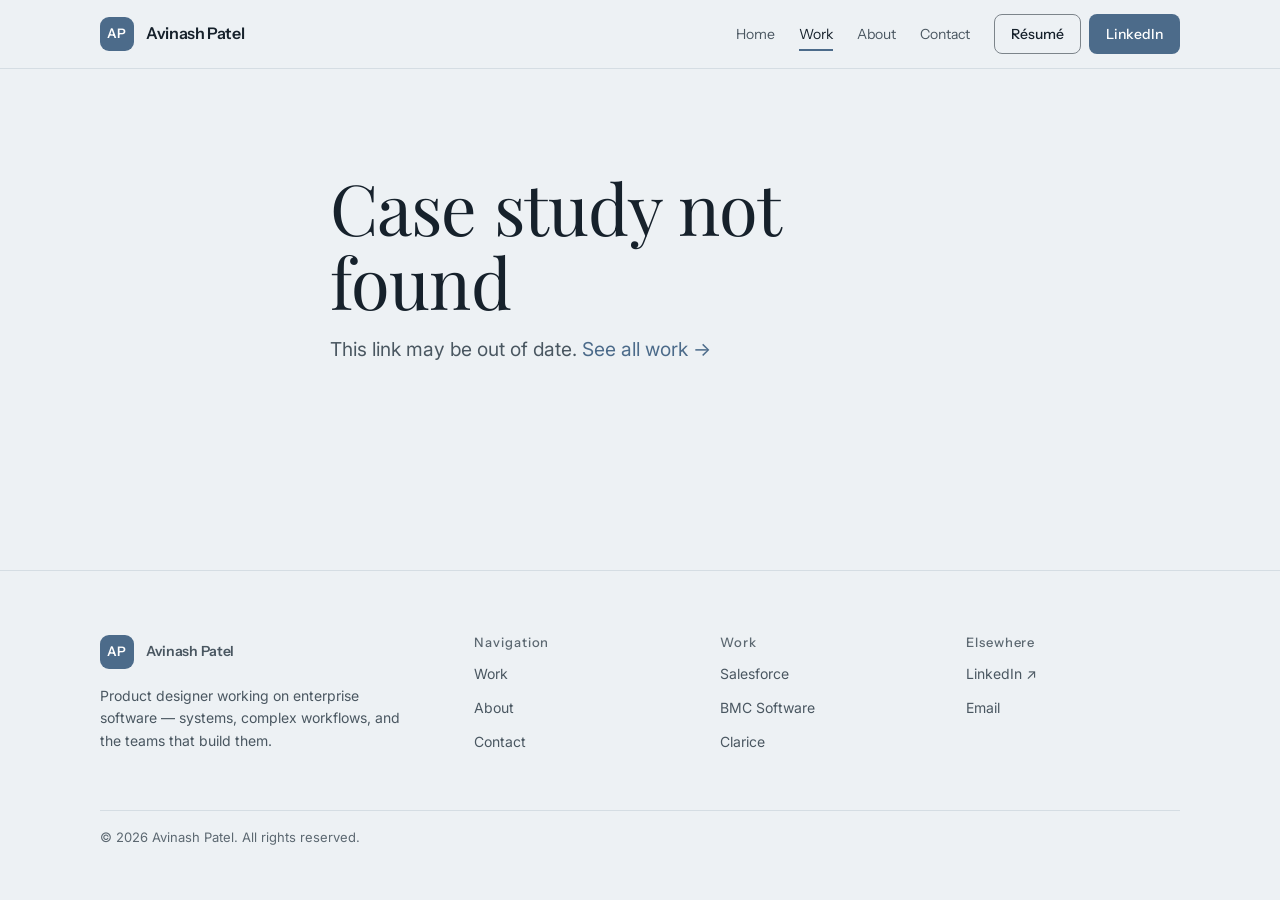
<file: case.html>
<!doctype html>
<html lang="en" data-theme="light">
<head>
<meta charset="utf-8">
<meta name="viewport" content="width=device-width, initial-scale=1">
<title>Case study | Avinash Patel</title>
<meta name="description" content="A case study in enterprise product design.">
<meta name="theme-color" content="#EDF1F4">
<meta property="og:title" content="Case study | Avinash Patel">
<meta property="og:description" content="A case study in enterprise product design.">
<meta property="og:type" content="website">
<link rel="icon" href="images/favicon.svg" type="image/svg+xml">
<link rel="preconnect" href="https://fonts.googleapis.com">
<link rel="preconnect" href="https://fonts.gstatic.com" crossorigin>
<link rel="stylesheet" href="css/theme.css">
<link rel="stylesheet" href="css/site.css">
</head>
<body data-page="caseStudy">
<div id="siteHeader"></div>
<main id="main"></main>
<div id="siteFooter"></div>
<script src="js/content.js"></script>
<script src="js/app.js"></script>
</body>
</html>
</file>
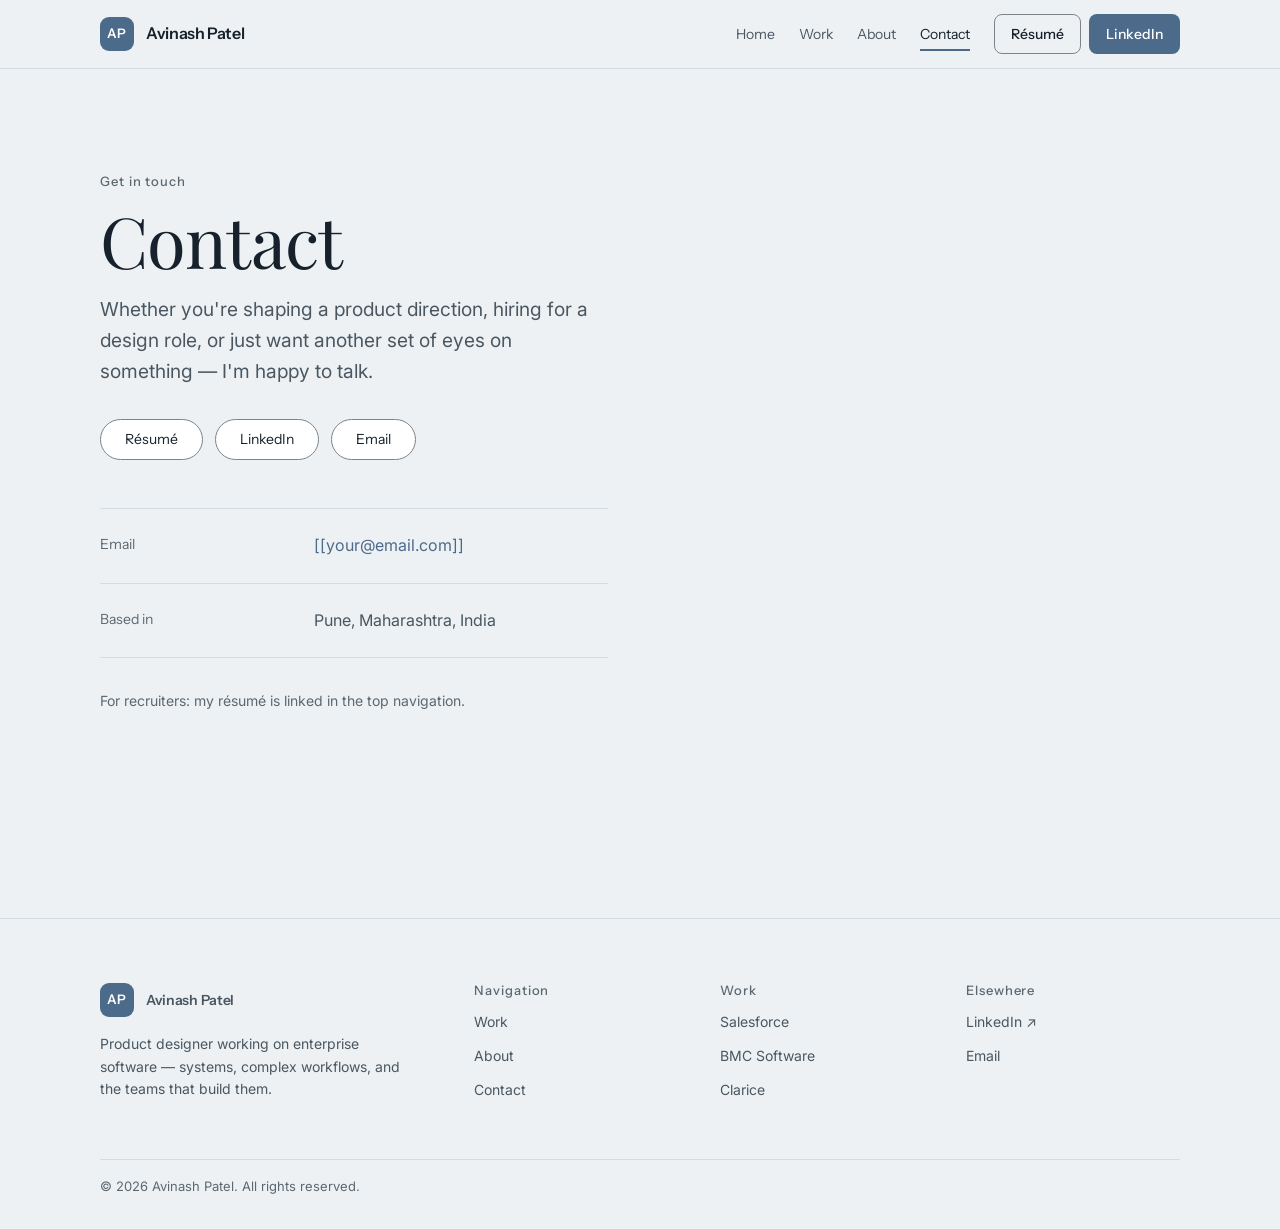
<file: contact.html>
<!doctype html>
<html lang="en" data-theme="light">
<head>
<meta charset="utf-8">
<meta name="viewport" content="width=device-width, initial-scale=1">
<title>Contact | Avinash Patel</title>
<meta name="description" content="Get in touch about enterprise product design and design leadership.">
<meta name="theme-color" content="#EDF1F4">
<meta property="og:title" content="Contact | Avinash Patel">
<meta property="og:description" content="Get in touch about enterprise product design and design leadership.">
<meta property="og:type" content="website">
<link rel="icon" href="images/favicon.svg" type="image/svg+xml">
<link rel="preconnect" href="https://fonts.googleapis.com">
<link rel="preconnect" href="https://fonts.gstatic.com" crossorigin>
<link rel="stylesheet" href="css/theme.css">
<link rel="stylesheet" href="css/site.css">
</head>
<body data-page="contact">
<div id="siteHeader"></div>
<main id="main"></main>
<div id="siteFooter"></div>
<script src="js/content.js"></script>
<script src="js/app.js"></script>
</body>
</html>
</file>
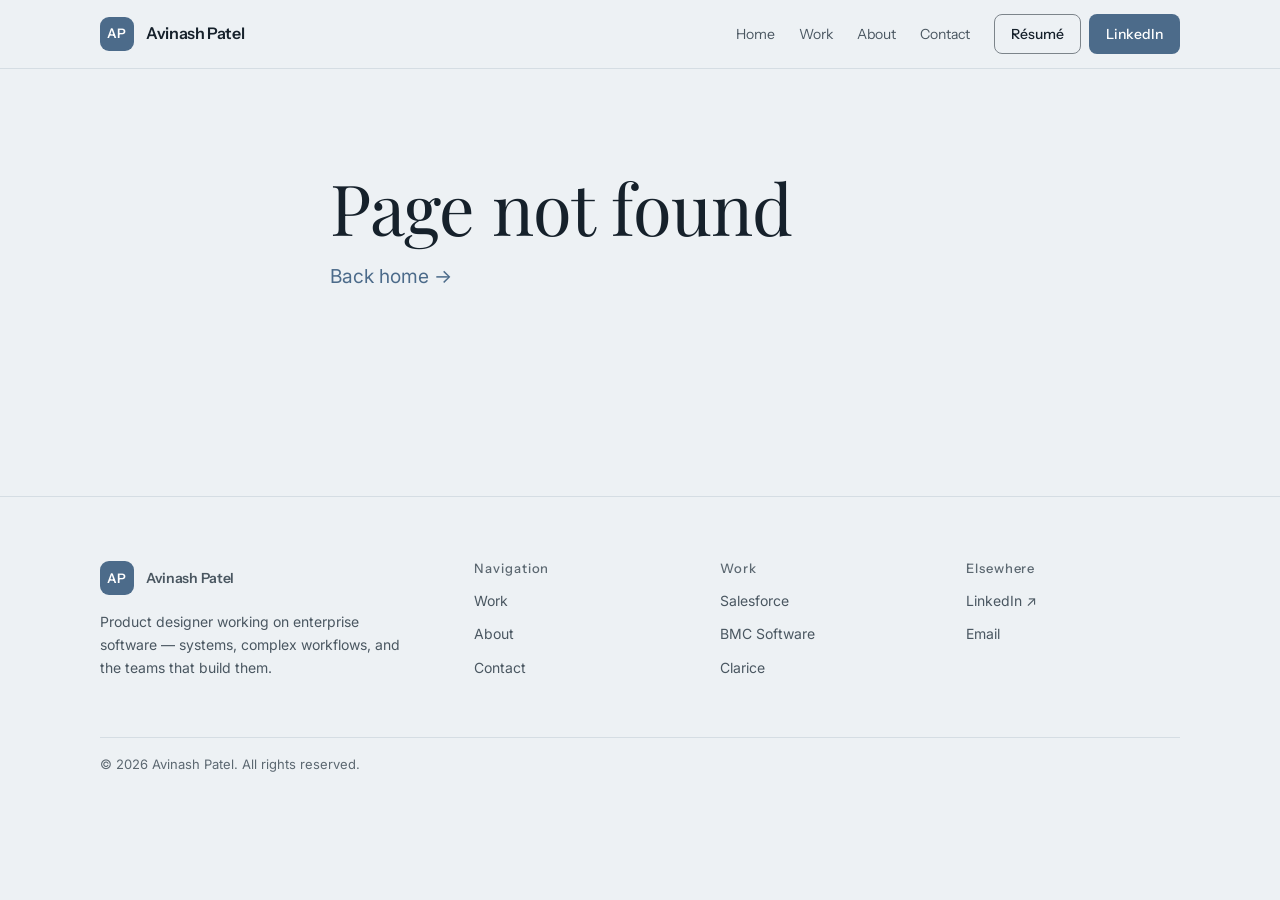
<file: page.html>
<!doctype html>
<html lang="en" data-theme="light">
<head>
<meta charset="utf-8">
<meta name="viewport" content="width=device-width, initial-scale=1">
<title>Avinash Patel</title>
<meta name="description" content="Avinash Patel — product designer.">
<meta name="theme-color" content="#EDF1F4">
<meta property="og:title" content="Avinash Patel">
<meta property="og:description" content="Avinash Patel — product designer.">
<meta property="og:type" content="website">
<link rel="icon" href="images/favicon.svg" type="image/svg+xml">
<link rel="preconnect" href="https://fonts.googleapis.com">
<link rel="preconnect" href="https://fonts.gstatic.com" crossorigin>
<link rel="stylesheet" href="css/theme.css">
<link rel="stylesheet" href="css/site.css">
</head>
<body data-page="page">
<div id="siteHeader"></div>
<main id="main"></main>
<div id="siteFooter"></div>
<script src="js/content.js"></script>
<script src="js/app.js"></script>
</body>
</html>
</file>
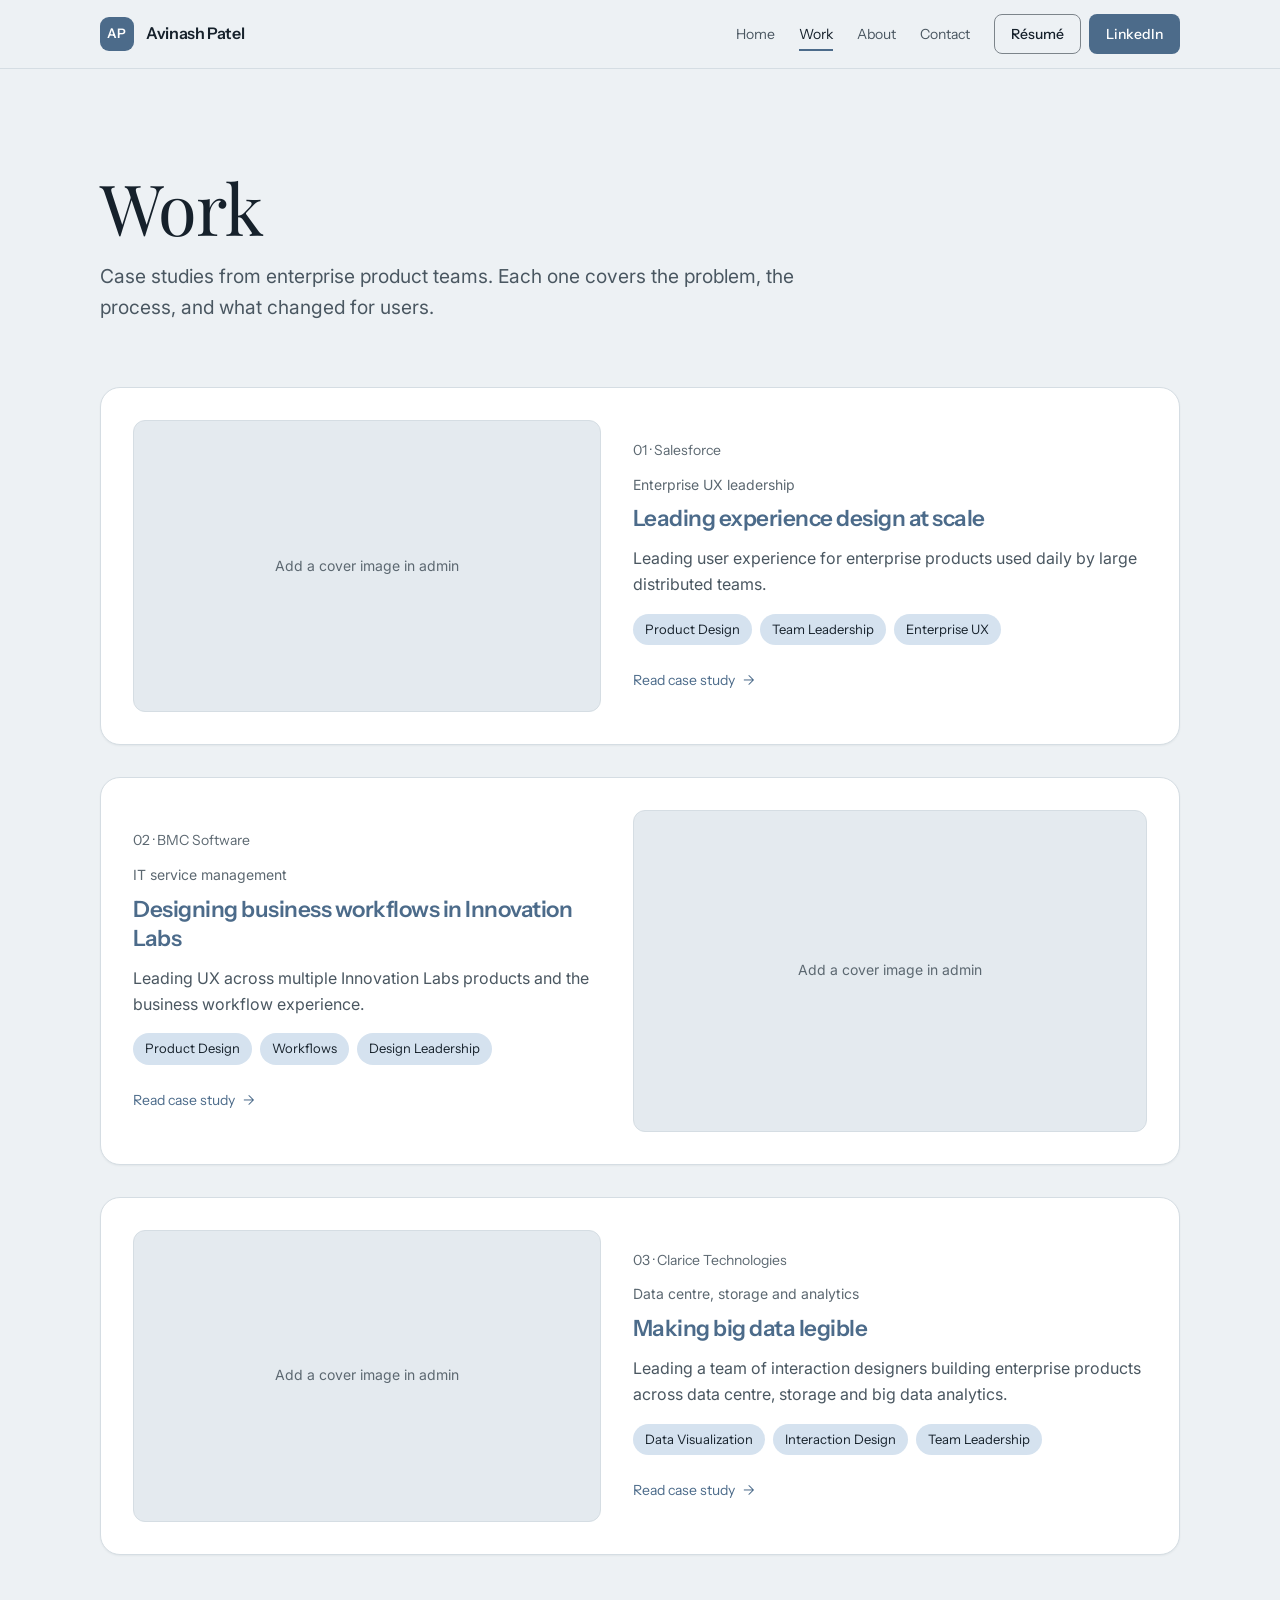
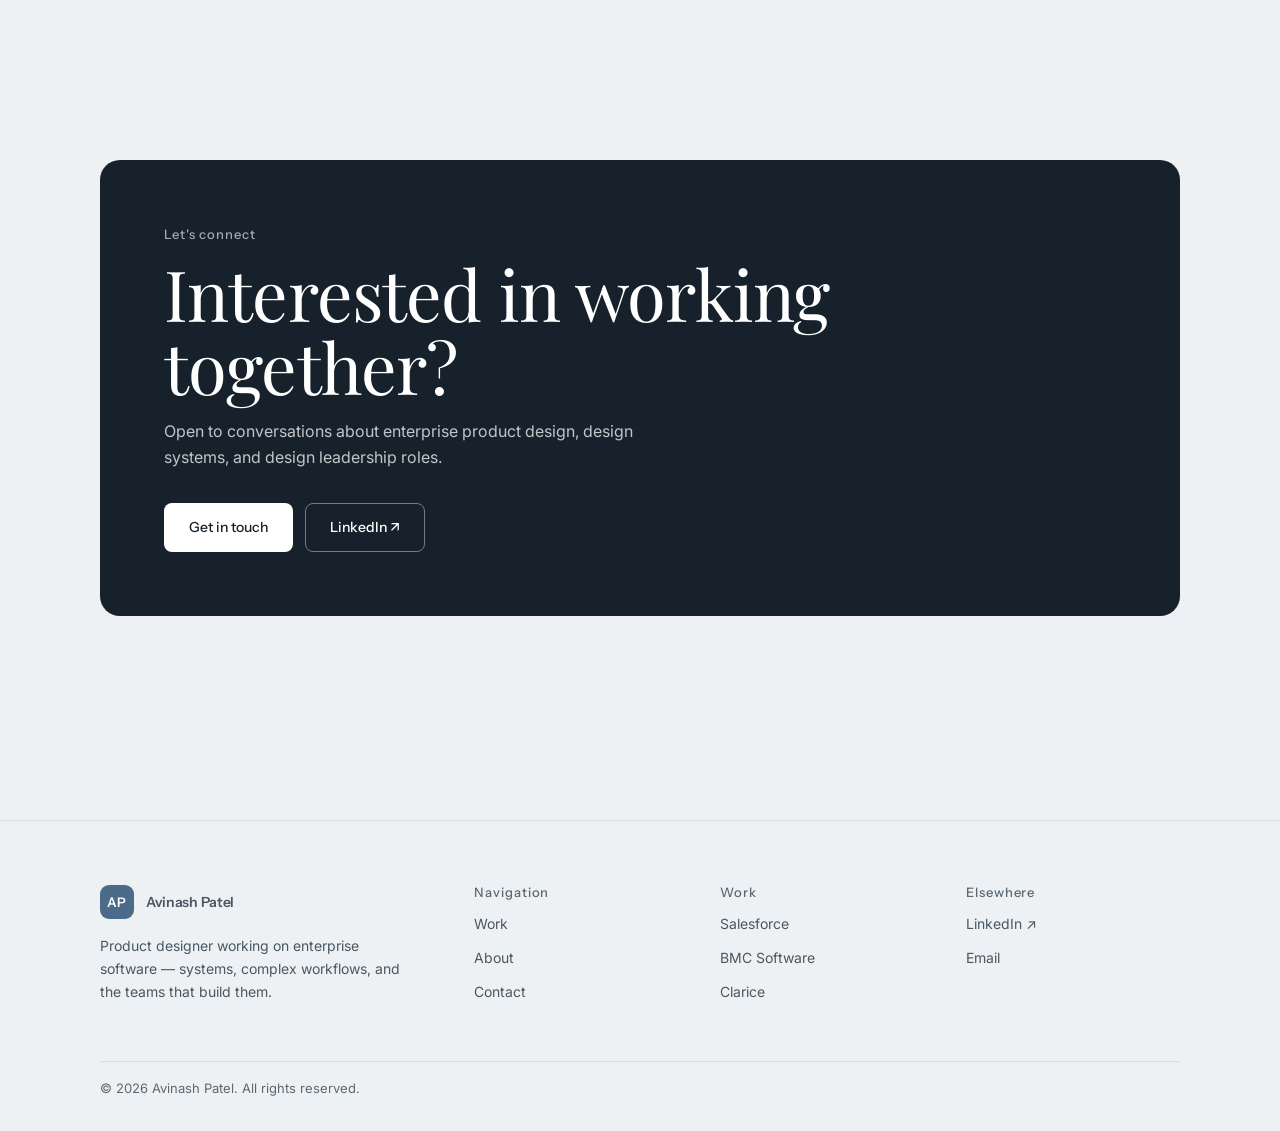
<file: work.html>
<!doctype html>
<html lang="en" data-theme="light">
<head>
<meta charset="utf-8">
<meta name="viewport" content="width=device-width, initial-scale=1">
<title>Work | Avinash Patel</title>
<meta name="description" content="Selected case studies in enterprise product design.">
<meta name="theme-color" content="#EDF1F4">
<meta property="og:title" content="Work | Avinash Patel">
<meta property="og:description" content="Selected case studies in enterprise product design.">
<meta property="og:type" content="website">
<link rel="icon" href="images/favicon.svg" type="image/svg+xml">
<link rel="preconnect" href="https://fonts.googleapis.com">
<link rel="preconnect" href="https://fonts.gstatic.com" crossorigin>
<link rel="stylesheet" href="css/theme.css">
<link rel="stylesheet" href="css/site.css">
</head>
<body data-page="work">
<div id="siteHeader"></div>
<main id="main"></main>
<div id="siteFooter"></div>
<script src="js/content.js"></script>
<script src="js/app.js"></script>
</body>
</html>
</file>
<file: css/theme.css>
/* ============================================================
   THEME.CSS — the only file you need for visual changes.
   ------------------------------------------------------------
   Nothing visual lives outside this file. site.css only reads
   these variables; the .html files reference no fonts, colours
   or sizes at all.

   WHERE THINGS ARE
     1  Fonts        the @import + which family goes where
     2  Colours      every colour on the site
     3  Type scale   heading and body sizes
     4  Spacing      the 4px step scale + section rhythm
     5  Layout       page widths, corner radius, shadows
     6  Dark mode    optional, delete if unwanted

   COMMON EDITS
     Button shape .......... --radius-btn        (section 5)
     Tag / chip shape ...... --radius-chip       (section 5)
     Accent colour ......... --c-accent          (section 2)
     Page background ....... --c-bg              (section 2)
     Content width ......... --w-page            (section 5)
     Title size ............ --fs-title          (section 3)
     Section spacing ....... --section-y         (section 4)

   CONTRAST — if you change a colour, keep these ratios:
     text on its background ............ 4.5 or higher
     button and input borders .......... 3.0 or higher
     Check at webaim.org/resources/contrastchecker
   ============================================================ */


/* ---------- 1. FONTS ---------------------------------------
   Pick families at fonts.google.com, copy the URL from inside
   their <link> tag, paste it below, then update the three
   stacks to match. Nothing else needs touching.
   ----------------------------------------------------------- */
@import url('https://fonts.googleapis.com/css2?family=Playfair+Display:wght@400;500;600&family=Instrument+Sans:wght@400;500;600&family=Inter:wght@400;500&display=swap');

:root {

  --font-title:   'Playfair Display', Georgia, serif;                     /* big page titles  */
  --fw-title:     400;      /* only weights named in the @import are loaded */
  --fs-title-style: normal; /* normal or italic                             */
  --font-display: 'Instrument Sans', 'Helvetica Neue', Arial, sans-serif; /* headings, labels */
  --font-body:    'Inter', 'Helvetica Neue', Arial, sans-serif;           /* paragraphs       */


  /* ---------- 2. COLOURS ------------------------------------ */

  /* surfaces */
  --c-bg:            #EDF1F4;   /* page background               */
  --c-surface:       #FFFFFF;   /* cards, panels, form           */
  --c-surface-alt:   #E4EAEF;   /* alternating section band      */

  /* text — three steps, each lighter than the one above */
  --c-ink:           #16212B;   /* headings                      */
  --c-ink-soft:      #4A5761;   /* body copy                     */
  --c-ink-faint:     #5C6871;   /* captions, dates, meta         */

  /* accent — links, buttons, active nav */
  --c-accent:        #4C6B8A;   /* must be dark enough for white text */
  --c-accent-hover:  #38536F;
  --c-accent-tint:   #D5E2EF;   /* pale fill behind tags         */

  /* lines */
  --c-line:          #D5DDE3;   /* hairline dividers             */
  --c-line-strong:   #B9C4CC;   /* chip outlines                 */
  --c-border-ui:     #7C848A;   /* buttons & inputs (needs 3:1)  */

  --c-focus:         #C2551F;   /* keyboard focus ring           */


  /* ---------- 3. TYPE SCALE --------------------------------- */

  /* Page titles are serif. Two sizes, because a one-word title
     and a full sentence don't behave the same at 140px. */
  /* Fluid all the way down — the middle value mixes rem and vw so the
     size keeps changing at every width instead of sticking at a floor. */
  --fs-title:   clamp(2.25rem, 1.5rem + 6.5vw, 8.75rem);  /* Contact, Work, About   */
  --fs-hero:    clamp(2rem, 1.2rem + 4vw, 4.75rem);       /* sentences, case titles */
  /* Page titles (Work, About, Contact) match the home headline.
     Set this to var(--fs-title) instead if you want them larger. */
  --fs-h1:      var(--fs-hero);

  --fs-h2:      clamp(1.6rem, 3.4vw, 2.15rem);  /* section headings */
  --fs-h3:      clamp(1.16rem, 2.2vw, 1.4rem);  /* card titles      */
  --fs-lead:    clamp(1.03rem, 1.8vw, 1.2rem);  /* intro paragraphs */
  --fs-body:    1rem;
  --fs-small:   0.875rem;
  --fs-micro:   0.8125rem;                       /* eyebrows        */

  --lh-title:   1.04;     /* Playfair has tall ascenders and deep descenders */
  --lh-tight:   1.08;     /* sans headings                  */
  --lh-snug:    1.32;
  --lh-body:    1.62;

  --tracking-title: -0.012em;
  --tracking-tight: -0.022em;
  --tracking-wide:   0.07em;


  /* ---------- 4. SPACING ------------------------------------ */
  /* A 4px step scale. Use these instead of typing pixel values,
     so spacing stays consistent as the site grows. */

  --s-1:  4px;
  --s-2:  8px;
  --s-3:  12px;
  --s-4:  16px;
  --s-5:  24px;
  --s-6:  32px;
  --s-7:  48px;
  --s-8:  64px;
  --s-9:  88px;

  --section-y:   clamp(56px, 8vw, 104px);  /* vertical gap between sections */
  --page-gutter: clamp(20px, 5vw, 40px);   /* left/right page padding       */


  /* ---------- 5. LAYOUT ------------------------------------- */

  --w-page:     1160px;   /* normal content width          */
  --w-narrow:   700px;    /* reading-width text            */
  --w-wide:     1320px;   /* full-bleed media              */

  --radius-btn:   8px;    /* buttons                       */
  --radius-chip:  999px;  /* tags, skill chips, link pills */
  --radius-sm:    6px;    /* inputs                        */
  --radius:       12px;   /* small cards, images           */
  --radius-lg:    20px;   /* large cards, CTA band         */

  --shadow-card:  0 1px 2px rgba(22,33,43,.05);
  --shadow-lift:  0 10px 30px -12px rgba(22,33,43,.22);

  --header-h:   68px;
}


/* ---------- 6. DARK MODE (optional) -------------------------
   Only applies when the visitor's device is set to dark.
   Delete this whole block if you never want it.
   ----------------------------------------------------------- */
@media (prefers-color-scheme: dark) {
  :root[data-theme="auto"] {
    --c-bg:          #12181D;
    --c-surface:     #1A2229;
    --c-surface-alt: #161D23;
    --c-ink:         #EAF0F4;
    --c-ink-soft:    #A9B7C1;
    --c-ink-faint:   #94A3AD;
    --c-accent:      #9CBBD8;
    --c-accent-hover:#BDD3E8;
    --c-accent-tint: #23323F;
    --c-line:        #2A343C;
    --c-line-strong: #3A464F;
    --c-border-ui:   #7E8C96;
    --shadow-card:   0 1px 2px rgba(0,0,0,.4);
    --shadow-lift:   0 10px 30px -12px rgba(0,0,0,.6);
  }
}
</file>
<file: css/site.css>
/* ============================================================
   SITE.CSS — structure & components.
   Do not put colours or sizes here. They belong in theme.css.
   ============================================================ */

*, *::before, *::after { box-sizing: border-box; }

html { -webkit-text-size-adjust: 100%; scroll-behavior: smooth; }
@media (prefers-reduced-motion: reduce) {
  html { scroll-behavior: auto; }
  *, *::before, *::after { animation-duration: .001ms !important; transition-duration: .001ms !important; }
}

body {
  margin: 0;
  background: var(--c-bg);
  color: var(--c-ink-soft);
  font-family: var(--font-body);
  font-size: var(--fs-body);
  line-height: var(--lh-body);
  -webkit-font-smoothing: antialiased;
}

h1, h2, h3, h4 {
  font-family: var(--font-display);
  color: var(--c-ink);
  line-height: var(--lh-tight);
  letter-spacing: var(--tracking-tight);
  margin: 0 0 var(--s-4);
  font-weight: 600;
}

/* Page titles use --font-title, --fw-title and --fs-title-style, all set in
   theme.css. Only the weights named in the @import there are actually loaded —
   asking for another makes the browser fake it, which looks smeared. Change
   the import and these tokens together. */
h1 {
  font-family: var(--font-title);
  font-weight: var(--fw-title);
  font-style: var(--fs-title-style);
  font-size: var(--fs-h1);
  line-height: var(--lh-title);
  letter-spacing: var(--tracking-title);
  /* a long unbroken word can never push the page sideways */
  overflow-wrap: break-word;
  max-width: 100%;
}
h2 { font-size: var(--fs-h2); }
h3 { font-size: var(--fs-h3); line-height: var(--lh-snug); }
p  { margin: 0 0 var(--s-4); }
p:last-child { margin-bottom: 0; }

a { color: var(--c-accent); text-decoration: none; }
a:hover { color: var(--c-accent-hover); text-decoration: underline; text-underline-offset: 3px; }

img { max-width: 100%; display: block; height: auto; }

:focus-visible {
  outline: 2px solid var(--c-focus);
  outline-offset: 3px;
  border-radius: var(--radius-sm);
}

.skip {
  position: absolute; left: -9999px; top: 0; z-index: 200;
  background: var(--c-ink); color: #fff; padding: var(--s-3) var(--s-5);
  border-radius: 0 0 var(--radius) 0;
}
.skip:focus { left: 0; }

/* ---------- layout helpers ---------- */
.wrap   { width: 100%; max-width: var(--w-page);  margin-inline: auto; padding-inline: var(--page-gutter); }
.wrap-n { width: 100%; max-width: var(--w-narrow); margin-inline: auto; padding-inline: var(--page-gutter); }
.wrap-w { width: 100%; max-width: var(--w-wide);  margin-inline: auto; padding-inline: var(--page-gutter); }
.section { padding-block: var(--section-y); }
.section--alt { background: var(--c-surface-alt); }
.stack > * + * { margin-top: var(--s-4); }

.eyebrow {
  font-family: var(--font-display);
  font-size: var(--fs-micro);
  letter-spacing: var(--tracking-wide);
  color: var(--c-ink-faint);
  margin: 0 0 var(--s-3);
  font-weight: 500;
}
.lead { font-size: var(--fs-lead); color: var(--c-ink-soft); max-width: 62ch; }

.section-head {
  display: flex; flex-wrap: wrap; align-items: baseline;
  justify-content: space-between; gap: var(--s-4);
  border-bottom: 1px solid var(--c-line);
  padding-bottom: var(--s-4);
  margin-bottom: var(--s-7);
}
.section-head h2 { margin: 0; }
.section-head a { font-size: var(--fs-small); white-space: nowrap; }

/* ---------- buttons ---------- */
.btn {
  display: inline-flex; align-items: center; gap: var(--s-2);
  font-family: var(--font-display); font-weight: 500;
  font-size: var(--fs-small);
  padding: var(--s-3) var(--s-5);
  border-radius: var(--radius-btn);
  border: 1px solid transparent;
  cursor: pointer; text-decoration: none;
  transition: background .15s ease, color .15s ease, border-color .15s ease;
}
.btn:hover { text-decoration: none; }
.btn--primary { background: var(--c-accent); color: #fff; }
.btn--primary:hover { background: var(--c-accent-hover); color: #fff; }
.btn--ghost { border-color: var(--c-border-ui); color: var(--c-ink); background: transparent; }
.btn--ghost:hover { border-color: var(--c-ink); color: var(--c-ink); background: var(--c-surface); }
.btn-row { display: flex; flex-wrap: wrap; gap: var(--s-3); }

/* ---------- tags ---------- */
.tags { display: flex; flex-wrap: wrap; gap: var(--s-2); list-style: none; padding: 0; margin: 0; }
.tag {
  font-size: var(--fs-micro); font-family: var(--font-display);
  background: var(--c-accent-tint); color: var(--c-ink);
  padding: 5px var(--s-3); border-radius: var(--radius-chip);
}

/* ---------- header ---------- */
.site-header {
  position: sticky; top: 0; z-index: 100;
  background: var(--c-bg);
  background: color-mix(in srgb, var(--c-bg) 88%, transparent);
  backdrop-filter: saturate(160%) blur(10px);
  border-bottom: 1px solid var(--c-line);
}
.site-header__inner {
  min-height: var(--header-h);
  display: flex; align-items: center; gap: var(--s-5);
}
.brand {
  display: flex; align-items: center; gap: var(--s-3);
  font-family: var(--font-display); font-weight: 600;
  color: var(--c-ink); letter-spacing: var(--tracking-tight);
}
.brand:hover { text-decoration: none; }
.brand__mark {
  width: 34px; height: 34px; border-radius: 9px;
  background: var(--c-accent); color: #fff;
  display: grid; place-items: center;
  font-size: .82rem; letter-spacing: .02em;
}
.brand__mark img { width: 100%; height: 100%; object-fit: cover; border-radius: 9px; }

.nav { margin-left: auto; display: flex; align-items: center; gap: var(--s-5); }
.nav__links { display: flex; gap: var(--s-5); list-style: none; margin: 0; padding: 0; }
.nav__links a {
  position: relative;
  font-family: var(--font-display); font-size: var(--fs-small);
  color: var(--c-ink-soft); padding-block: var(--s-2);
  transition: color .2s ease;
}
.nav__links a:hover { color: var(--c-ink); text-decoration: none; }

/* Underline grows from the left on hover, and sits full-width on the page
   you're currently on — the same indicator does hover feedback and
   "you are here", so one teaches the other. */
.nav__links a::after {
  content: ""; position: absolute; left: 0; bottom: 0;
  height: 2px; width: 0; background: var(--c-accent);
  transition: width .25s cubic-bezier(.2,.7,.2,1);
}
.nav__links a:hover::after,
.nav__links a:focus-visible::after { width: 100%; }
.nav__links a[aria-current="page"] { color: var(--c-ink); }
.nav__links a[aria-current="page"]::after { width: 100%; }
.nav__aside { display: flex; gap: var(--s-2); }
.nav__aside .btn { padding: var(--s-2) var(--s-4); }

.nav-toggle {
  display: none; margin-left: auto;
  background: transparent; border: 1px solid var(--c-border-ui);
  border-radius: var(--radius-sm); padding: 9px 11px; cursor: pointer;
}
.nav-toggle span { display: block; width: 18px; height: 2px; background: var(--c-ink); }
.nav-toggle span + span { margin-top: 4px; }

@media (max-width: 900px) {
  .nav-toggle { display: block; }
  .nav {
    position: fixed; inset: var(--header-h) 0 auto 0;
    background: var(--c-surface); border-bottom: 1px solid var(--c-line);
    flex-direction: column; align-items: stretch; gap: 0;
    padding: var(--s-4) var(--page-gutter) var(--s-6);
    margin: 0; display: none;
  }
  .nav.is-open { display: flex; }
  .nav__links { flex-direction: column; gap: 0; }
  .nav__links a { display: block; padding: var(--s-3) 0; border-bottom: 1px solid var(--c-line); font-size: 1rem; }
  .nav__links a::after { display: none; }
  .nav__links a[aria-current="page"] { color: var(--c-accent); }
  .nav__aside { margin-top: var(--s-4); }
}

/* ---------- hero ---------- */
.hero { padding-block: clamp(40px, 7vw, 92px) var(--section-y); }
.hero__grid {
  display: grid; gap: var(--s-7);
  grid-template-columns: minmax(0, 1.55fr) minmax(0, 1fr);
  align-items: center;
}
.hero h1 { font-size: var(--fs-hero); margin-bottom: var(--s-5); text-wrap: balance; }
.case-hero h1 { font-size: var(--fs-hero); }
.hero .lead { margin-bottom: var(--s-6); }
.hero__portrait {
  border-radius: var(--radius-lg);
  background: var(--c-surface);
  border: 1px solid var(--c-line);
  aspect-ratio: 4 / 5; overflow: hidden;
}
.hero__portrait img { width: 100%; height: 100%; object-fit: cover; }
.hero__portrait--empty {
  display: grid; place-items: center; text-align: center;
  color: var(--c-ink-faint); font-size: var(--fs-small); padding: var(--s-5);
}
@media (max-width: 860px) {
  .hero__grid { grid-template-columns: 1fr; }
  .hero__portrait { max-width: 280px; order: -1; aspect-ratio: 1; border-radius: var(--radius); }
}

/* ---------- generic grids ---------- */
.grid { display: grid; gap: var(--s-5); }
.grid--3 { grid-template-columns: repeat(3, minmax(0,1fr)); }
.grid--2 { grid-template-columns: repeat(2, minmax(0,1fr)); }
@media (max-width: 860px) { .grid--3, .grid--2 { grid-template-columns: 1fr; } }

.fact {
  border-top: 2px solid var(--c-ink);
  padding-top: var(--s-4);
}
.fact h3 { margin-bottom: var(--s-2); font-size: var(--fs-h3); }
.fact p { font-size: var(--fs-small); }

/* ---------- work cards ---------- */
.case-list { display: grid; gap: var(--s-6); }
.case-card {
  display: grid; gap: var(--s-6);
  grid-template-columns: minmax(0, 1fr) minmax(0, 1.1fr);
  align-items: center;
  background: var(--c-surface);
  border: 1px solid var(--c-line);
  border-radius: var(--radius-lg);
  padding: var(--s-6);
  box-shadow: var(--shadow-card);
}
.case-card__media {
  border-radius: var(--radius); overflow: hidden;
  background: var(--c-surface-alt); aspect-ratio: 16/10;
  display: grid; place-items: center;
  color: var(--c-ink-faint); font-size: var(--fs-small);
  border: 1px solid var(--c-line);
}
.case-card__media img { width: 100%; height: 100%; object-fit: cover; }
.case-card__index {
  font-family: var(--font-display); font-size: var(--fs-small);
  color: var(--c-ink-faint); margin-bottom: var(--s-3);
}
.case-card h3 { margin-bottom: var(--s-3); }
.case-card__sub { font-size: var(--fs-small); color: var(--c-ink-faint); margin-bottom: var(--s-2); }
.case-card .tags { margin-top: var(--s-4); }
.case-card__link { display: inline-block; margin-top: var(--s-5); font-family: var(--font-display); font-size: var(--fs-small); }
.case-card:nth-child(even) .case-card__media { order: 2; }
@media (max-width: 860px) {
  .case-card { grid-template-columns: 1fr; padding: var(--s-5); }
  .case-card:nth-child(even) .case-card__media { order: 0; }
}

/* ---------- timeline ---------- */
.timeline { list-style: none; margin: 0; padding: 0; }
.timeline li {
  display: grid; grid-template-columns: 190px minmax(0,1fr);
  gap: var(--s-5);
  padding-block: var(--s-5);
  border-top: 1px solid var(--c-line);
}
.timeline li:last-child { border-bottom: 1px solid var(--c-line); }
/* A section-head already draws a rule underneath it, so the first row
   must not draw its own — otherwise you get two lines with a gap. */
.section-head + .timeline > li:first-child { border-top: 0; }
.timeline__when { font-size: var(--fs-small); color: var(--c-ink-faint); font-family: var(--font-display); }
.timeline__role { font-family: var(--font-display); font-weight: 600; color: var(--c-ink); font-size: 1.03rem; }
.timeline__org { font-size: var(--fs-small); margin-bottom: var(--s-2); }
.timeline__note { font-size: var(--fs-small); margin: 0; }
@media (max-width: 700px) { .timeline li { grid-template-columns: 1fr; gap: var(--s-2); } }

/* ---------- case study body ---------- */
.case-hero { padding-block: var(--s-7) var(--s-6); }
.case-hero h1 { max-width: 20ch; text-wrap: balance; }
.case-meta {
  display: grid; grid-template-columns: repeat(4, minmax(0,1fr));
  gap: var(--s-5); border-top: 1px solid var(--c-line);
  border-bottom: 1px solid var(--c-line); padding-block: var(--s-5);
  margin-block: var(--s-6);
}
.case-meta dt { font-size: var(--fs-micro); letter-spacing: var(--tracking-wide); color: var(--c-ink-faint); font-family: var(--font-display); }
.case-meta dd { margin: var(--s-2) 0 0; font-size: var(--fs-small); color: var(--c-ink); }
@media (max-width: 700px) { .case-meta { grid-template-columns: repeat(2, minmax(0,1fr)); } }

.block { margin-bottom: var(--s-8); }
.block:last-child { margin-bottom: 0; }
.block h2 { max-width: 24ch; }
.block p, .block ul { max-width: 68ch; }
.block ul { padding-left: 1.1em; }
.block li { margin-bottom: var(--s-2); }

.figure { margin: 0; }
.figure__frame {
  border: 1px solid var(--c-line); border-radius: var(--radius);
  overflow: hidden; background: var(--c-surface);
  min-height: 220px; display: grid; place-items: center;
  color: var(--c-ink-faint); font-size: var(--fs-small); text-align: center; padding: var(--s-5);
}
.figure figcaption { font-size: var(--fs-small); color: var(--c-ink-faint); margin-top: var(--s-3); }

.stats { display: grid; grid-template-columns: repeat(4, minmax(0,1fr)); gap: var(--s-5); }
.stat { border-top: 2px solid var(--c-accent); padding-top: var(--s-3); }
.stat__num { font-family: var(--font-display); font-size: clamp(1.6rem,3vw,2.1rem); color: var(--c-ink); font-weight: 600; line-height: 1.1; }
.stat__label { font-size: var(--fs-small); }
@media (max-width: 700px) { .stats { grid-template-columns: repeat(2, minmax(0,1fr)); } }

.pullquote {
  border-left: 3px solid var(--c-accent);
  padding: var(--s-2) 0 var(--s-2) var(--s-5);
  margin: 0; max-width: 60ch;
}
.pullquote p { font-family: var(--font-display); font-size: var(--fs-lead); color: var(--c-ink); }
.pullquote cite { font-style: normal; font-size: var(--fs-small); color: var(--c-ink-faint); }

/* ---------- gallery ---------- */
.gallery { display: grid; grid-template-columns: repeat(auto-fill, minmax(240px,1fr)); gap: var(--s-4); }
.gallery figure { margin: 0; }

/* ---------- link list ---------- */
.linklist { list-style: none; margin: 0; padding: 0; }
.linklist li { border-top: 1px solid var(--c-line); }
.linklist li:last-child { border-bottom: 1px solid var(--c-line); }
.linklist a {
  display: flex; justify-content: space-between; gap: var(--s-4);
  padding: var(--s-4) 0; font-family: var(--font-display); color: var(--c-ink);
}
.linklist a:hover { color: var(--c-accent); text-decoration: none; }
.linklist span { font-size: var(--fs-small); color: var(--c-ink-faint); font-family: var(--font-body); }

/* ---------- skills ---------- */
.chips { display: flex; flex-wrap: wrap; gap: var(--s-2); list-style: none; padding: 0; margin: 0; }
.chips li {
  border: 1px solid var(--c-line-strong); border-radius: var(--radius-chip);
  padding: 6px var(--s-4); font-size: var(--fs-small); color: var(--c-ink);
  background: var(--c-surface);
}

/* ---------- cta band ---------- */
.cta {
  background: var(--c-ink); color: var(--c-bg);
  border-radius: var(--radius-lg);
  padding: clamp(32px,5vw,64px);
}
.cta h2 {
  color: #fff; max-width: 18ch;
  font-family: var(--font-title);
  font-weight: var(--fw-title); font-style: var(--fs-title-style);
  font-size: var(--fs-hero); line-height: var(--lh-title);
  letter-spacing: var(--tracking-title);
}
.cta p { color: #d9e2e8; color: color-mix(in srgb, #fff 74%, transparent); max-width: 52ch; }
.cta .btn--primary { background: #fff; color: var(--c-ink); }
.cta .btn--primary:hover { background: var(--c-bg); color: var(--c-ink); }
.cta .btn--ghost { border-color: #6c7a85; border-color: color-mix(in srgb, #fff 40%, transparent); color: #fff; }
.cta .btn--ghost:hover { background: color-mix(in srgb, #fff 12%, transparent); color: #fff; border-color: #fff; }

/* ---------- footer ---------- */
.site-footer { border-top: 1px solid var(--c-line); padding-block: var(--s-8) var(--s-6); margin-top: var(--section-y); }
.footer-grid { display: grid; grid-template-columns: 1.6fr repeat(3, 1fr); gap: var(--s-6); }
.footer-grid h4 { font-size: var(--fs-micro); letter-spacing: var(--tracking-wide); color: var(--c-ink-faint); margin-bottom: var(--s-3); font-weight: 500; }
.footer-grid ul { list-style: none; margin: 0; padding: 0; }
.footer-grid li { margin-bottom: var(--s-2); }
.footer-grid a { font-size: var(--fs-small); color: var(--c-ink-soft); }
.footer-grid a:hover { color: var(--c-accent); }
.footer-blurb { font-size: var(--fs-small); max-width: 34ch; margin-top: var(--s-4); }
.footer-legal { margin-top: var(--s-7); padding-top: var(--s-4); border-top: 1px solid var(--c-line); font-size: var(--fs-micro); color: var(--c-ink-faint); }
@media (max-width: 860px) { .footer-grid { grid-template-columns: 1fr 1fr; } }

/* ---------- misc ---------- */
.backlink { font-size: var(--fs-small); font-family: var(--font-display); display: inline-block; margin-bottom: var(--s-5); }
.notice {
  border: 1px dashed var(--c-line-strong); border-radius: var(--radius);
  padding: var(--s-5); font-size: var(--fs-small); color: var(--c-ink-faint);
  text-align: center;
}

/* ---------- contact page ---------- */
.contact-grid {
  display: grid; gap: var(--s-8);
  grid-template-columns: minmax(0, 1fr) minmax(0, 1fr);
  align-items: start;
}
@media (max-width: 900px) { .contact-grid { grid-template-columns: 1fr; gap: var(--s-7); } }

.pills { display: flex; flex-wrap: wrap; gap: var(--s-3); margin-top: var(--s-6); }
.pill {
  display: inline-flex; align-items: center;
  font-family: var(--font-display); font-size: var(--fs-small);
  color: var(--c-ink); background: var(--c-surface);
  border: 1px solid var(--c-border-ui); border-radius: var(--radius-chip);
  padding: var(--s-2) var(--s-5);
  transition: background .15s ease, border-color .15s ease;
}
.pill:hover { background: var(--c-accent-tint); border-color: var(--c-accent); color: var(--c-accent); text-decoration: none; }

.contact-note { margin-top: var(--s-6); font-size: var(--fs-small); color: var(--c-ink-faint); }

.form-card {
  background: var(--c-surface);
  border: 1px solid var(--c-line);
  border-radius: var(--radius-lg);
  padding: clamp(24px, 4vw, 40px);
  box-shadow: var(--shadow-card);
}
.form-card__title { font-size: var(--fs-h3); margin-bottom: var(--s-5); }

.field { margin-bottom: var(--s-5); }
.field label {
  display: block; font-family: var(--font-display); font-weight: 500;
  font-size: var(--fs-small); color: var(--c-ink); margin-bottom: var(--s-2);
}
.field input, .field textarea {
  width: 100%; font: inherit; font-size: var(--fs-body);
  color: var(--c-ink); background: var(--c-bg);
  border: 1px solid var(--c-border-ui); border-radius: var(--radius-sm);
  padding: var(--s-3) var(--s-4);
}
.field textarea { resize: vertical; min-height: 130px; line-height: var(--lh-body); }
.field input:focus, .field textarea:focus {
  outline: 2px solid var(--c-accent); outline-offset: 1px; border-color: transparent;
}
.field__hint { font-size: var(--fs-small); color: var(--c-ink-faint); margin: var(--s-2) 0 0; }
.field--trap { position: absolute; left: -9999px; width: 1px; height: 1px; overflow: hidden; }

.btn--block { width: 100%; justify-content: center; padding-block: var(--s-4); }
.btn[disabled] { opacity: .65; cursor: progress; }

.form-status { margin: var(--s-4) 0 0; font-size: var(--fs-small); min-height: 1.2em; }
.form-status.is-ok    { color: var(--c-accent); }
.form-status.is-error { color: #96331A; }


/* ============================================================
   MOTION
   The `motion` class is added by JS only when the visitor has not
   asked for reduced motion. Without JS, or with reduced motion on,
   everything below is inert and all content stays visible.
   ============================================================ */

html.motion .reveal {
  opacity: 0;
  transform: translateY(14px);
  transition: opacity .55s cubic-bezier(.2,.7,.2,1),
              transform .55s cubic-bezier(.2,.7,.2,1);
  transition-delay: var(--reveal-delay, 0ms);
}
html.motion .reveal.is-in { opacity: 1; transform: none; }

.site-header { transition: border-color .3s ease, box-shadow .3s ease; }
.site-header.is-scrolled { box-shadow: 0 1px 12px -6px rgba(22,33,43,.28); }

.case-card {
  transition: transform .35s cubic-bezier(.2,.7,.2,1),
              box-shadow .35s ease, border-color .35s ease;
}
.case-card:hover { transform: translateY(-3px); box-shadow: var(--shadow-lift); border-color: var(--c-line-strong); }
.case-card__media img { transition: transform .7s cubic-bezier(.2,.7,.2,1); }
.case-card:hover .case-card__media img { transform: scale(1.035); }

/* the arrow steps forward on its own; the label stays put */
.case-card__link::after {
  content: "→"; display: inline-block;
  margin-left: var(--s-2);
  transition: margin-left .25s cubic-bezier(.2,.7,.2,1);
}
.case-card__link:hover::after { margin-left: var(--s-4); }

.btn { transition: background .18s ease, color .18s ease,
                   border-color .18s ease, transform .18s ease; }
.btn:hover { transform: translateY(-1px); }
.btn:active { transform: translateY(0); }
.pill { transition: background .18s ease, border-color .18s ease,
                    color .18s ease, transform .18s ease; }
.pill:hover { transform: translateY(-1px); }

.tag { transition: background .3s ease; }
.case-card:hover .tag { background: var(--c-accent-tint); }
</file>
